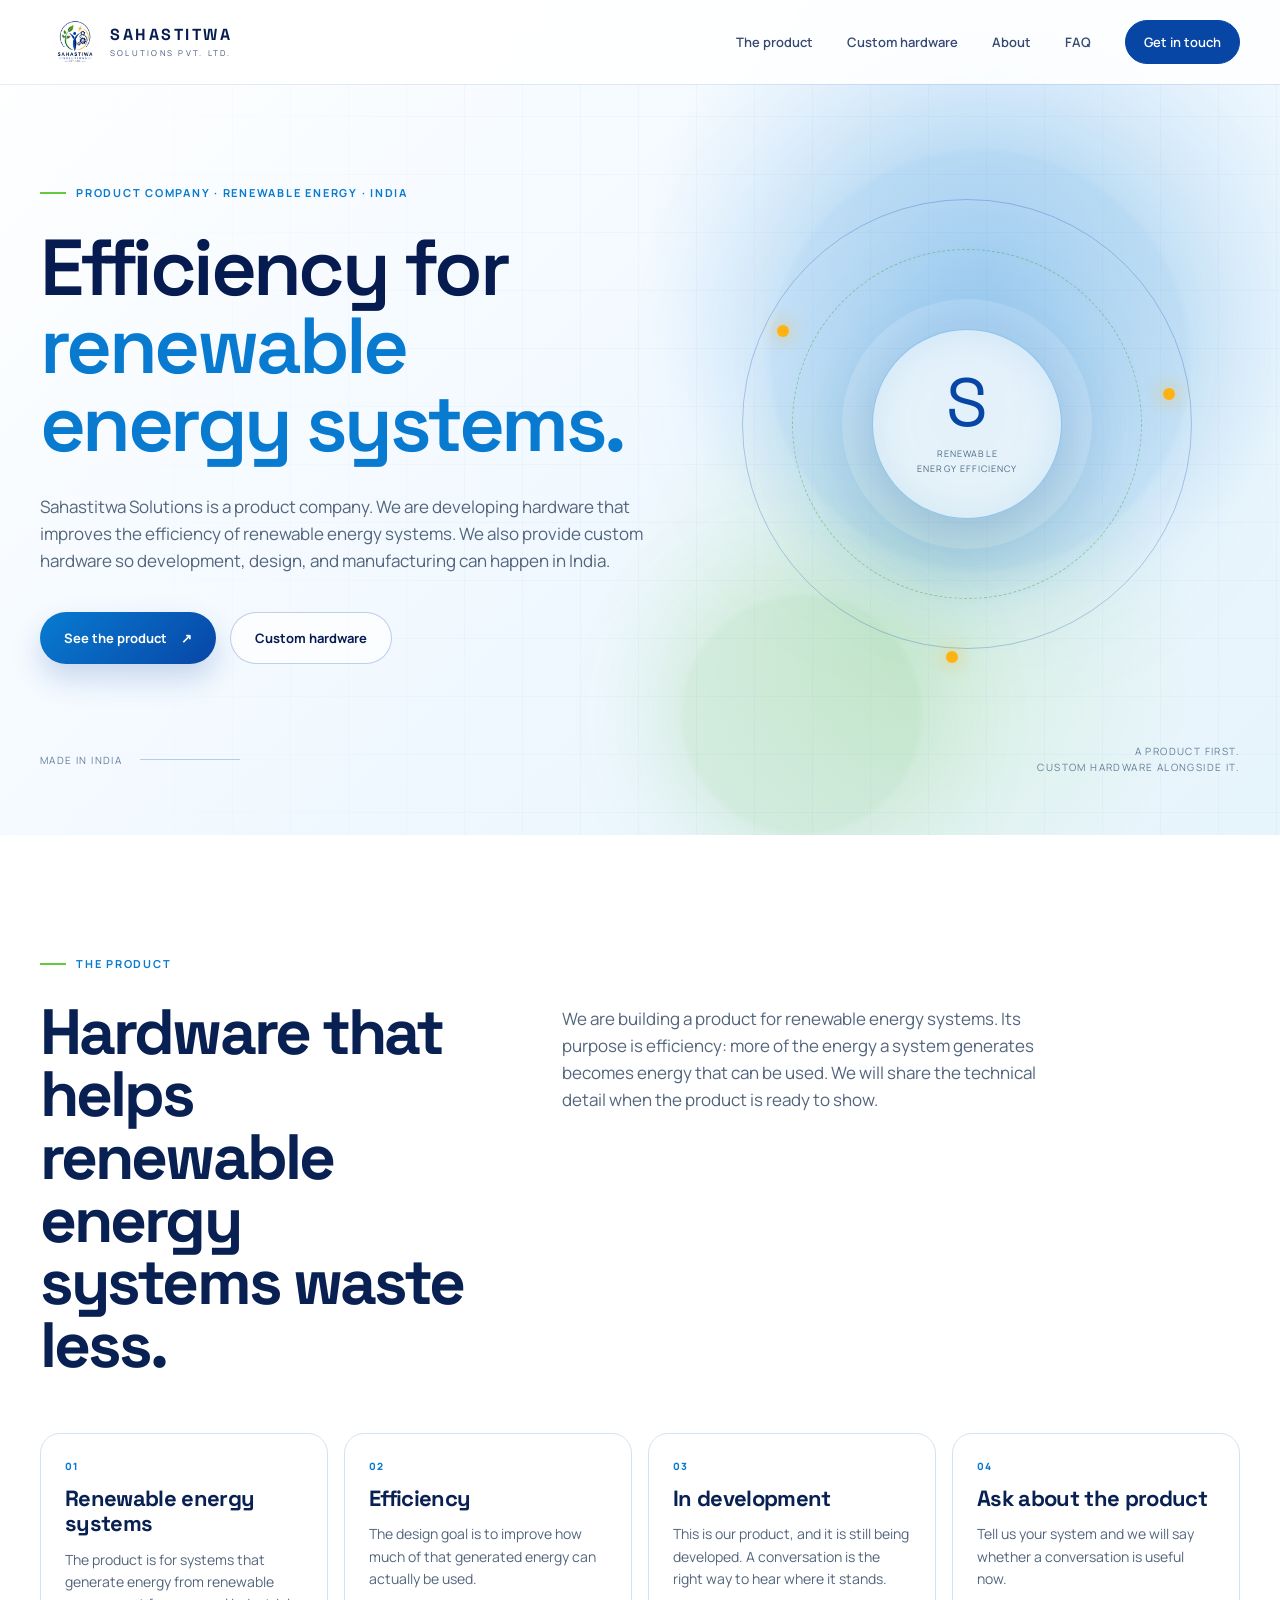
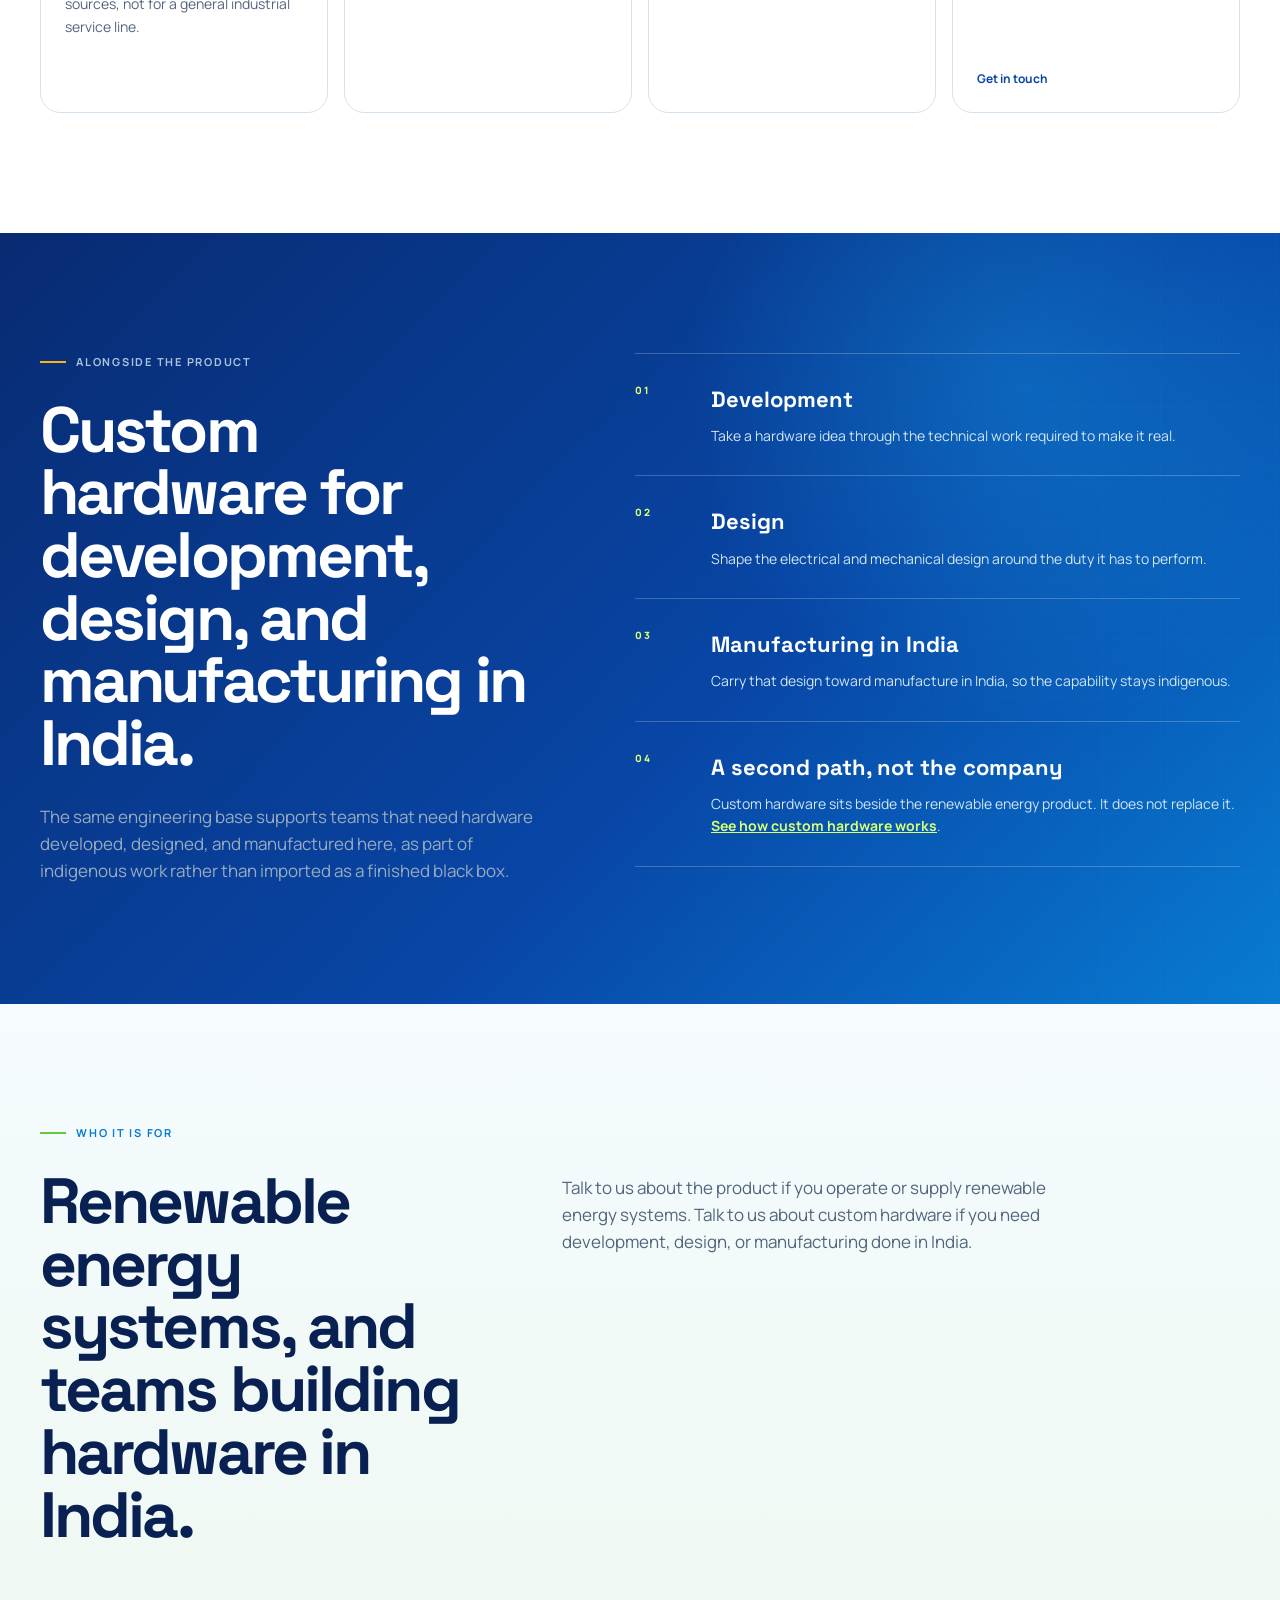
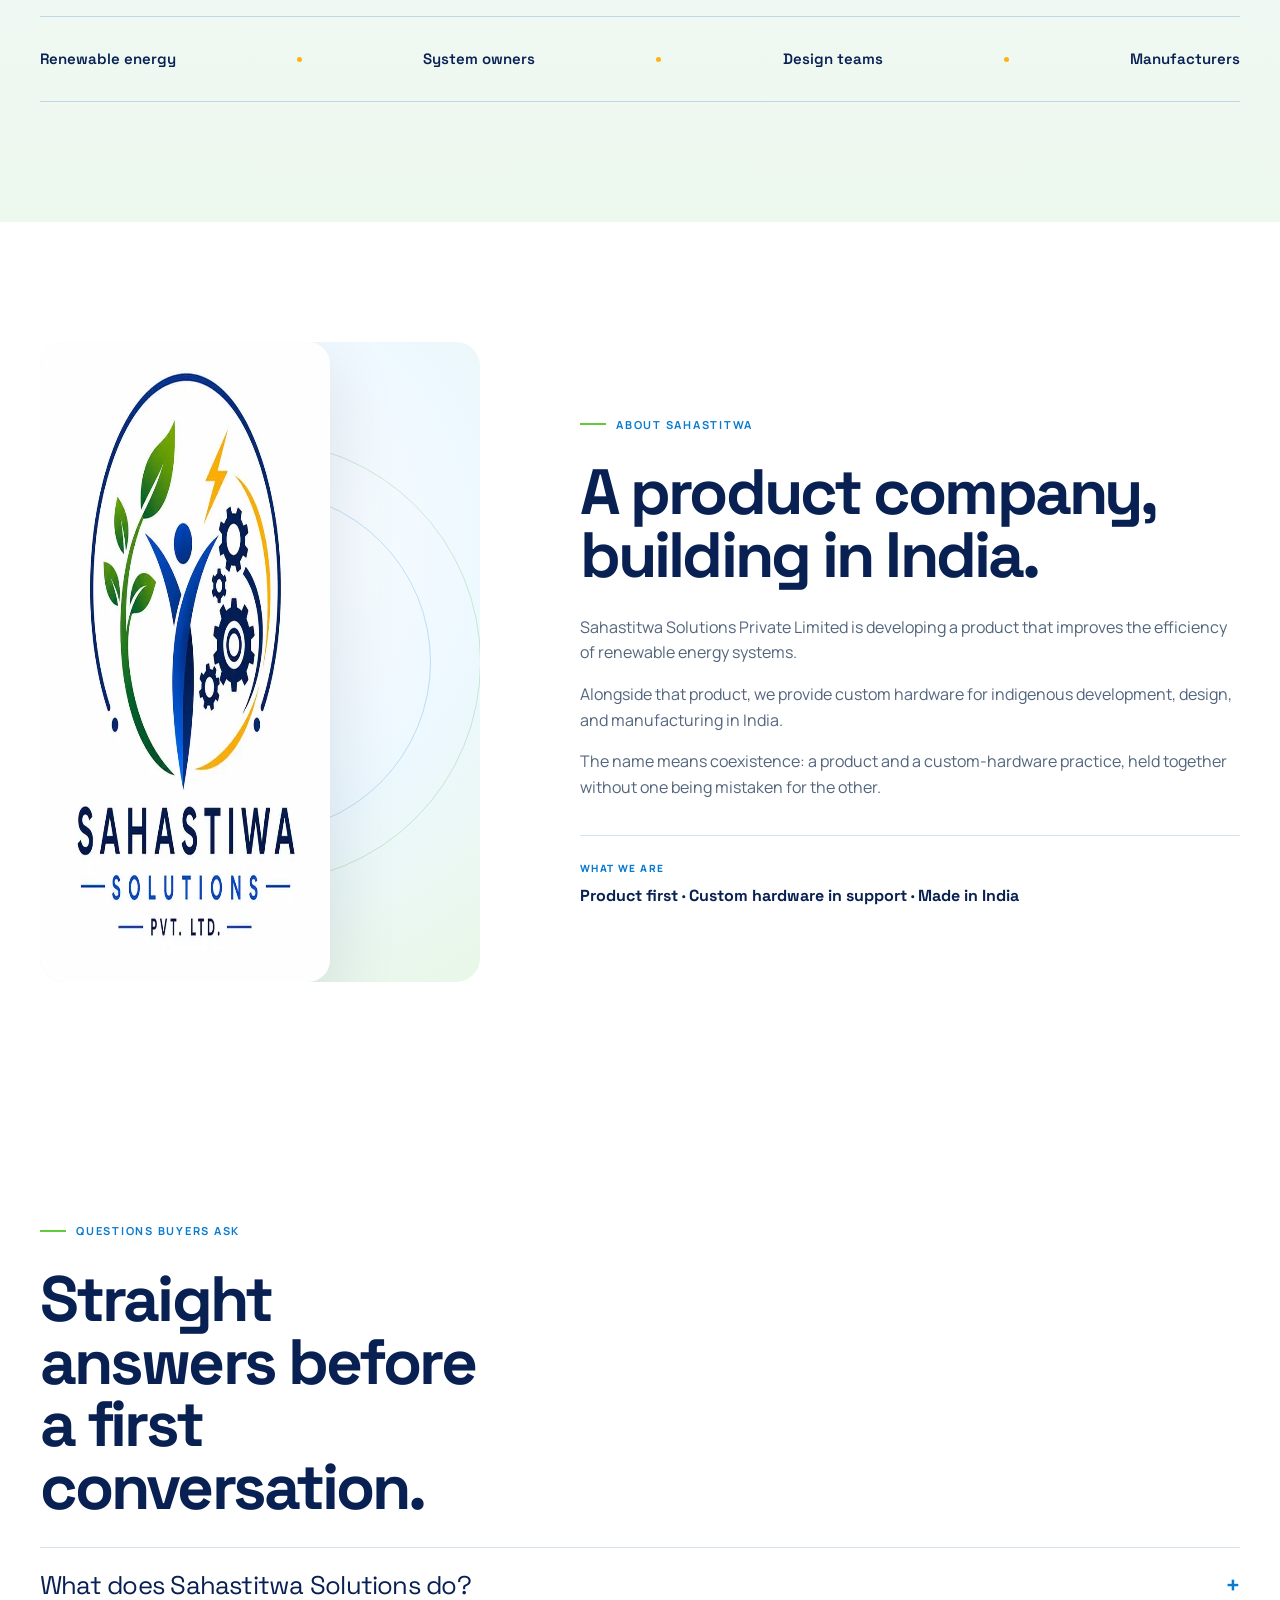
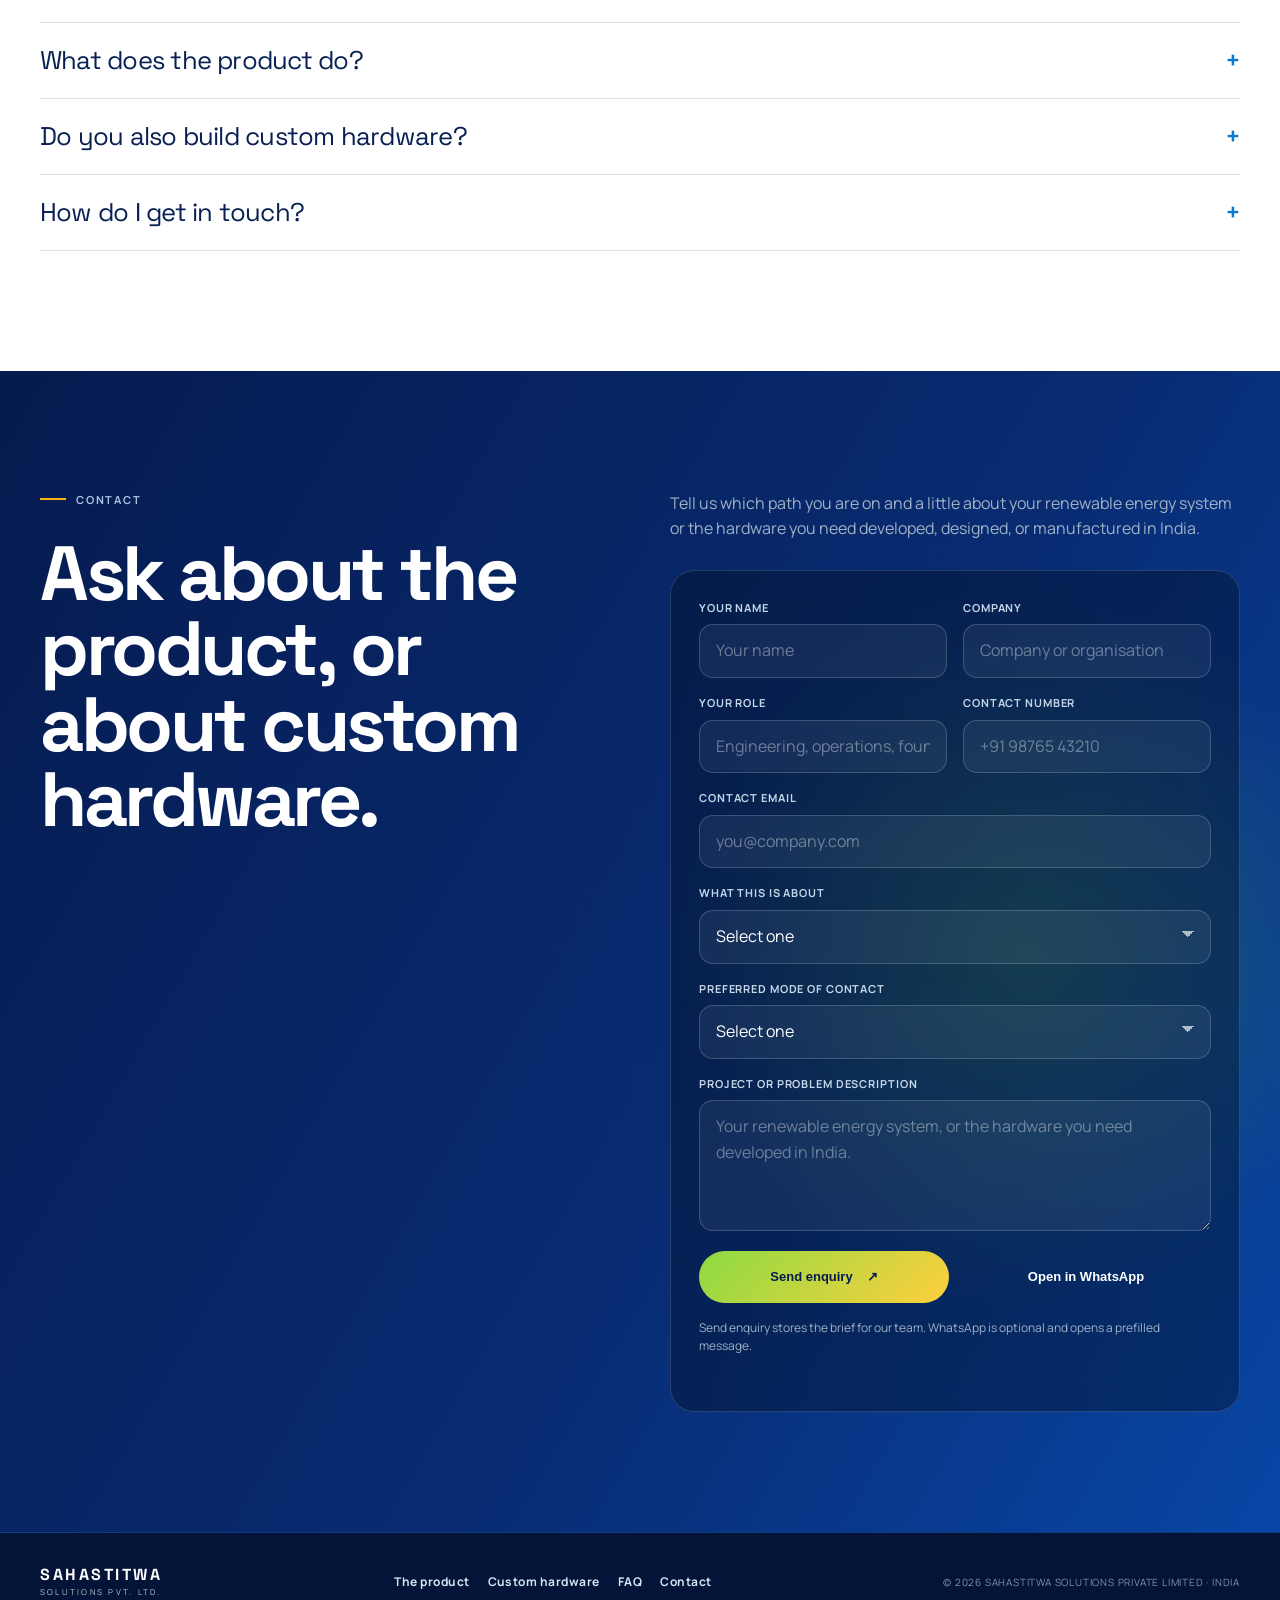
<file: index.html>
<!doctype html>
<html lang="en">
<head>
  <meta charset="utf-8">
  <script>document.documentElement.classList.add("js")</script>
  <meta name="viewport" content="width=device-width, initial-scale=1">
  <title>Renewable Energy Efficiency Product | Sahastitwa Solutions</title>
  <meta name="description" content="Sahastitwa Solutions is a product company developing hardware that improves the efficiency of renewable energy systems. We also provide custom hardware for indigenous development, design, and manufacturing in India.">
  <link rel="canonical" href="https://sahastitwa.in/">
  <meta name="robots" content="index, follow">
  <meta name="theme-color" content="#0846a6">
  <meta property="og:type" content="website">
  <meta property="og:site_name" content="Sahastitwa Solutions">
  <meta property="og:url" content="https://sahastitwa.in/">
  <meta property="og:title" content="Renewable Energy Efficiency Product | Sahastitwa Solutions">
  <meta property="og:description" content="A product company improving the efficiency of renewable energy systems, with custom hardware for indigenous design and manufacturing in India.">
  <meta property="og:image" content="https://sahastitwa.in/assets/sahastitwa-logo.webp">
  <meta name="twitter:card" content="summary">
  <link rel="icon" href="assets/favicon.png" type="image/png">
  <link rel="preconnect" href="https://fonts.googleapis.com">
  <link rel="preconnect" href="https://fonts.gstatic.com" crossorigin>
  <link href="https://fonts.googleapis.com/css2?family=Manrope:wght@400;600&family=Space+Grotesk:wght@500;600&display=swap" rel="stylesheet">
  <link rel="stylesheet" href="styles.css">
  <script type="application/ld+json">
  {
    "@context": "https://schema.org",
    "@graph": [
      {
        "@type": "Organization",
        "@id": "https://sahastitwa.in/#organization",
        "name": "Sahastitwa Solutions Private Limited",
        "url": "https://sahastitwa.in/",
        "logo": "https://sahastitwa.in/assets/sahastitwa-logo.webp",
        "description": "Product company developing hardware that improves the efficiency of renewable energy systems, and providing custom hardware for indigenous development, design, and manufacturing in India.",
        "areaServed": "IN",
        "knowsAbout": ["Renewable energy efficiency", "Renewable energy systems", "Indigenous hardware", "Custom hardware design", "Manufacturing in India"]
      },
      {
        "@type": "FAQPage",
        "@id": "https://sahastitwa.in/#faq",
        "mainEntity": [
          {
            "@type": "Question",
            "name": "What does Sahastitwa Solutions do?",
            "acceptedAnswer": {
              "@type": "Answer",
              "text": "Sahastitwa Solutions Private Limited is a product company. Its product is hardware that improves the efficiency of renewable energy systems. It also provides custom hardware for indigenous development, design, and manufacturing in India."
            }
          },
          {
            "@type": "Question",
            "name": "What does the product do?",
            "acceptedAnswer": {
              "@type": "Answer",
              "text": "The product is being developed to improve the efficiency of renewable energy systems, so more of the energy those systems generate can be used. Further technical detail will be shared as the product is ready."
            }
          },
          {
            "@type": "Question",
            "name": "Do you also build custom hardware?",
            "acceptedAnswer": {
              "@type": "Answer",
              "text": "Yes. Alongside the product, Sahastitwa provides custom hardware to support indigenous development, design, and manufacturing in India."
            }
          },
          {
            "@type": "Question",
            "name": "How do I get in touch?",
            "acceptedAnswer": {
              "@type": "Answer",
              "text": "Send your name, company, role, and whether you are asking about the renewable energy product or custom hardware. You can ask to be contacted by email, phone, or WhatsApp."
            }
          }
        ]
      }
    ]
  }
  </script>
</head>
<body>
  <a class="skip-link" href="#main">Skip to content</a>

  <header class="site-header" data-header>
    <a class="brand" href="#top" aria-label="Sahastitwa Solutions home">
      <picture>
        <source srcset="assets/sahastitwa-logo.webp" type="image/webp">
        <img src="assets/sahastitwa-logo.png" width="46" height="46" alt="Sahastitwa Solutions logo">
      </picture>
      <span><strong>Sahastitwa</strong><small>Solutions Pvt. Ltd.</small></span>
    </a>
    <button class="menu-button" type="button" aria-expanded="false" aria-controls="site-nav" data-menu-button>
      <span></span><span></span><span></span><span class="sr-only">Open navigation</span>
    </button>
    <nav id="site-nav" class="site-nav" aria-label="Primary navigation" data-nav>
      <a href="#product">The product</a>
      <a href="#custom">Custom hardware</a>
      <a href="#about">About</a>
      <a href="#faq">FAQ</a>
      <a class="nav-cta" href="#contact">Get in touch</a>
    </nav>
  </header>

  <main id="main">
    <section class="hero" id="top">
      <div class="hero-grid" aria-hidden="true"></div>
      <div class="hero-glow hero-glow-blue" aria-hidden="true"></div>
      <div class="hero-glow hero-glow-green" aria-hidden="true"></div>

      <div class="container hero-layout">
        <div class="hero-copy">
          <p class="eyebrow"><span></span> Product company · Renewable energy · India</p>
          <h1>Efficiency for<br><em>renewable energy systems.</em></h1>
          <p class="hero-intro">Sahastitwa Solutions is a product company. We are developing hardware that improves the efficiency of renewable energy systems. We also provide custom hardware so development, design, and manufacturing can happen in India.</p>
          <div class="hero-actions">
            <a class="button button-primary" href="#product">See the product <span aria-hidden="true">↗</span></a>
            <a class="button button-ghost" href="#custom">Custom hardware</a>
          </div>
        </div>

        <div class="future-visual" aria-label="Sahastitwa product for renewable energy system efficiency">
          <div class="future-ring ring-a"></div>
          <div class="future-ring ring-b"></div>
          <div class="future-ring ring-c"></div>
          <div class="future-core">
            <span>S</span>
            <small>Renewable<br>energy efficiency</small>
          </div>
          <div class="future-dot dot-a"></div>
          <div class="future-dot dot-b"></div>
          <div class="future-dot dot-c"></div>
        </div>
      </div>

      <div class="hero-footer container">
        <span>Made in India</span>
        <div class="scroll-line"></div>
        <p>A product first.<br>Custom hardware alongside it.</p>
      </div>
    </section>

    <section class="problem section" id="product">
      <div class="container">
        <div class="section-heading">
          <p class="eyebrow dark"><span></span> The product</p>
          <h2>Hardware that helps renewable energy systems waste less.</h2>
          <p class="answer">We are building a product for renewable energy systems. Its purpose is efficiency: more of the energy a system generates becomes energy that can be used. We will share the technical detail when the product is ready to show.</p>
        </div>
        <div class="offer-grid">
          <article class="offer-card">
            <span>01</span>
            <h3>Renewable energy systems</h3>
            <p>The product is for systems that generate energy from renewable sources, not for a general industrial service line.</p>
          </article>
          <article class="offer-card">
            <span>02</span>
            <h3>Efficiency</h3>
            <p>The design goal is to improve how much of that generated energy can actually be used.</p>
          </article>
          <article class="offer-card">
            <span>03</span>
            <h3>In development</h3>
            <p>This is our product, and it is still being developed. A conversation is the right way to hear where it stands.</p>
          </article>
          <a class="offer-card" href="#contact">
            <span>04</span>
            <h3>Ask about the product</h3>
            <p>Tell us your system and we will say whether a conversation is useful now.</p>
            <strong>Get in touch</strong>
          </a>
        </div>
      </div>
    </section>

    <section class="vision-section section" id="custom">
      <div class="vision-grid" aria-hidden="true"></div>
      <div class="container vision-layout">
        <div class="section-heading light">
          <p class="eyebrow"><span></span> Alongside the product</p>
          <h2>Custom hardware for development, design, and manufacturing in India.</h2>
          <p>The same engineering base supports teams that need hardware developed, designed, and manufactured here, as part of indigenous work rather than imported as a finished black box.</p>
        </div>
        <div class="outcome-list">
          <article class="outcome"><span>01</span><div><h3>Development</h3><p>Take a hardware idea through the technical work required to make it real.</p></div></article>
          <article class="outcome"><span>02</span><div><h3>Design</h3><p>Shape the electrical and mechanical design around the duty it has to perform.</p></div></article>
          <article class="outcome"><span>03</span><div><h3>Manufacturing in India</h3><p>Carry that design toward manufacture in India, so the capability stays indigenous.</p></div></article>
          <article class="outcome"><span>04</span><div><h3>A second path, not the company</h3><p>Custom hardware sits beside the renewable energy product. It does not replace it. <a href="custom-solutions.html">See how custom hardware works</a>.</p></div></article>
        </div>
      </div>
    </section>

    <section class="audience-section section" id="audience">
      <div class="container">
        <div class="section-heading">
          <p class="eyebrow dark"><span></span> Who it is for</p>
          <h2>Renewable energy systems, and teams building hardware in India.</h2>
          <p class="answer">Talk to us about the product if you operate or supply renewable energy systems. Talk to us about custom hardware if you need development, design, or manufacturing done in India.</p>
        </div>
        <div class="audience-line">
          <span>Renewable energy</span><i></i><span>System owners</span><i></i><span>Design teams</span><i></i><span>Manufacturers</span>
        </div>
      </div>
    </section>

    <section class="about section" id="about">
      <div class="container about-layout">
        <div class="about-mark">
          <picture>
            <source srcset="assets/sahastitwa-logo.webp" type="image/webp">
            <img src="assets/sahastitwa-logo.png" width="640" height="640" alt="Sahastitwa Solutions mark">
          </picture>
        </div>
        <div class="about-copy">
          <p class="eyebrow dark"><span></span> About Sahastitwa</p>
          <h2>A product company, building in India.</h2>
          <p>Sahastitwa Solutions Private Limited is developing a product that improves the efficiency of renewable energy systems.</p>
          <p>Alongside that product, we provide custom hardware for indigenous development, design, and manufacturing in India.</p>
          <p>The name means coexistence: a product and a custom-hardware practice, held together without one being mistaken for the other.</p>
          <div class="founders"><span>What we are</span><strong>Product first · Custom hardware in support · Made in India</strong></div>
        </div>
      </div>
    </section>

    <section class="faq-section section" id="faq">
      <div class="container">
        <div class="section-heading">
          <p class="eyebrow dark"><span></span> Questions buyers ask</p>
          <h2>Straight answers before a first conversation.</h2>
        </div>
        <div class="faq-list">
          <details>
            <summary>What does Sahastitwa Solutions do?</summary>
            <p>We are a product company. The product is hardware that improves the efficiency of renewable energy systems. We also provide custom hardware for indigenous development, design, and manufacturing in India.</p>
          </details>
          <details>
            <summary>What does the product do?</summary>
            <p>It is being developed so renewable energy systems can use more of the energy they generate. We are not publishing the internal design yet. Ask us directly if you want to know where the work stands.</p>
          </details>
          <details>
            <summary>Do you also build custom hardware?</summary>
            <p>Yes. That work supports development, design, and manufacturing in India. It sits beside the product. The custom hardware page describes how that engagement runs.</p>
          </details>
          <details>
            <summary>How do I get in touch?</summary>
            <p>Use the form on this page. Say whether you are asking about the renewable energy product or about custom hardware. Choose email, phone, or WhatsApp.</p>
          </details>
        </div>
      </div>
    </section>

    <section class="contact section" id="contact">
      <div class="contact-grid" aria-hidden="true"></div>
      <div class="container contact-layout">
        <div>
          <p class="eyebrow"><span></span> Contact</p>
          <h2>Ask about the product, or about custom hardware.</h2>
        </div>
        <div class="contact-action">
          <p>Tell us which path you are on and a little about your renewable energy system or the hardware you need developed, designed, or manufactured in India.</p>
          <form class="contact-form" name="project-enquiry" method="POST" action="/" data-netlify="true" netlify-honeypot="bot-field" data-contact-form="Homepage enquiry" novalidate>
            <input type="hidden" name="form-name" value="project-enquiry">
            <p class="hp-field" hidden><label>Leave this empty <input name="bot-field" tabindex="-1" autocomplete="off"></label></p>
            <div class="form-row">
              <label class="form-field">
                <span>Your name</span>
                <input type="text" name="name" autocomplete="name" required placeholder="Your name">
              </label>
              <label class="form-field">
                <span>Company</span>
                <input type="text" name="company" autocomplete="organization" required placeholder="Company or organisation">
              </label>
            </div>
            <div class="form-row">
              <label class="form-field">
                <span>Your role</span>
                <input type="text" name="role" autocomplete="organization-title" required placeholder="Engineering, operations, founder">
              </label>
              <label class="form-field">
                <span>Contact number</span>
                <input type="tel" name="phone" autocomplete="tel" required placeholder="+91 98765 43210">
              </label>
            </div>
            <label class="form-field">
              <span>Contact email</span>
              <input type="email" name="email" autocomplete="email" required placeholder="you@company.com">
            </label>
            <label class="form-field">
              <span>What this is about</span>
              <select name="interest" required>
                <option value="" disabled selected>Select one</option>
                <option value="The renewable energy efficiency product">The renewable energy efficiency product</option>
                <option value="Custom hardware for development, design, or manufacturing">Custom hardware for development, design, or manufacturing</option>
              </select>
            </label>
            <label class="form-field">
              <span>Preferred mode of contact</span>
              <select name="contact_mode" required>
                <option value="" disabled selected>Select one</option>
                <option value="Email">Email</option>
                <option value="Phone call">Phone call</option>
                <option value="WhatsApp">WhatsApp</option>
              </select>
            </label>
            <label class="form-field">
              <span>Project or problem description</span>
              <textarea name="project_description" rows="4" required placeholder="Your renewable energy system, or the hardware you need developed in India."></textarea>
            </label>
            <div class="form-actions">
              <button class="button button-primary" type="submit">Send enquiry <span aria-hidden="true">↗</span></button>
              <button class="button button-quiet" type="button" data-whatsapp>Open in WhatsApp</button>
            </div>
            <p class="form-note">Send enquiry stores the brief for our team. WhatsApp is optional and opens a prefilled message.</p>
            <p class="form-status" data-form-status hidden></p>
          </form>
        </div>
      </div>
    </section>
  </main>

  <footer class="site-footer">
    <div class="container">
      <a class="brand footer-brand" href="#top"><span><strong>Sahastitwa</strong><small>Solutions Pvt. Ltd.</small></span></a>
      <nav class="footer-links" aria-label="Footer">
        <a href="#product">The product</a>
        <a href="custom-solutions.html">Custom hardware</a>
        <a href="#faq">FAQ</a>
        <a href="#contact">Contact</a>
      </nav>
      <p>© <span data-year></span> Sahastitwa Solutions Private Limited · India</p>
    </div>
  </footer>

  <script src="script.js"></script>
</body>
</html>
</file>
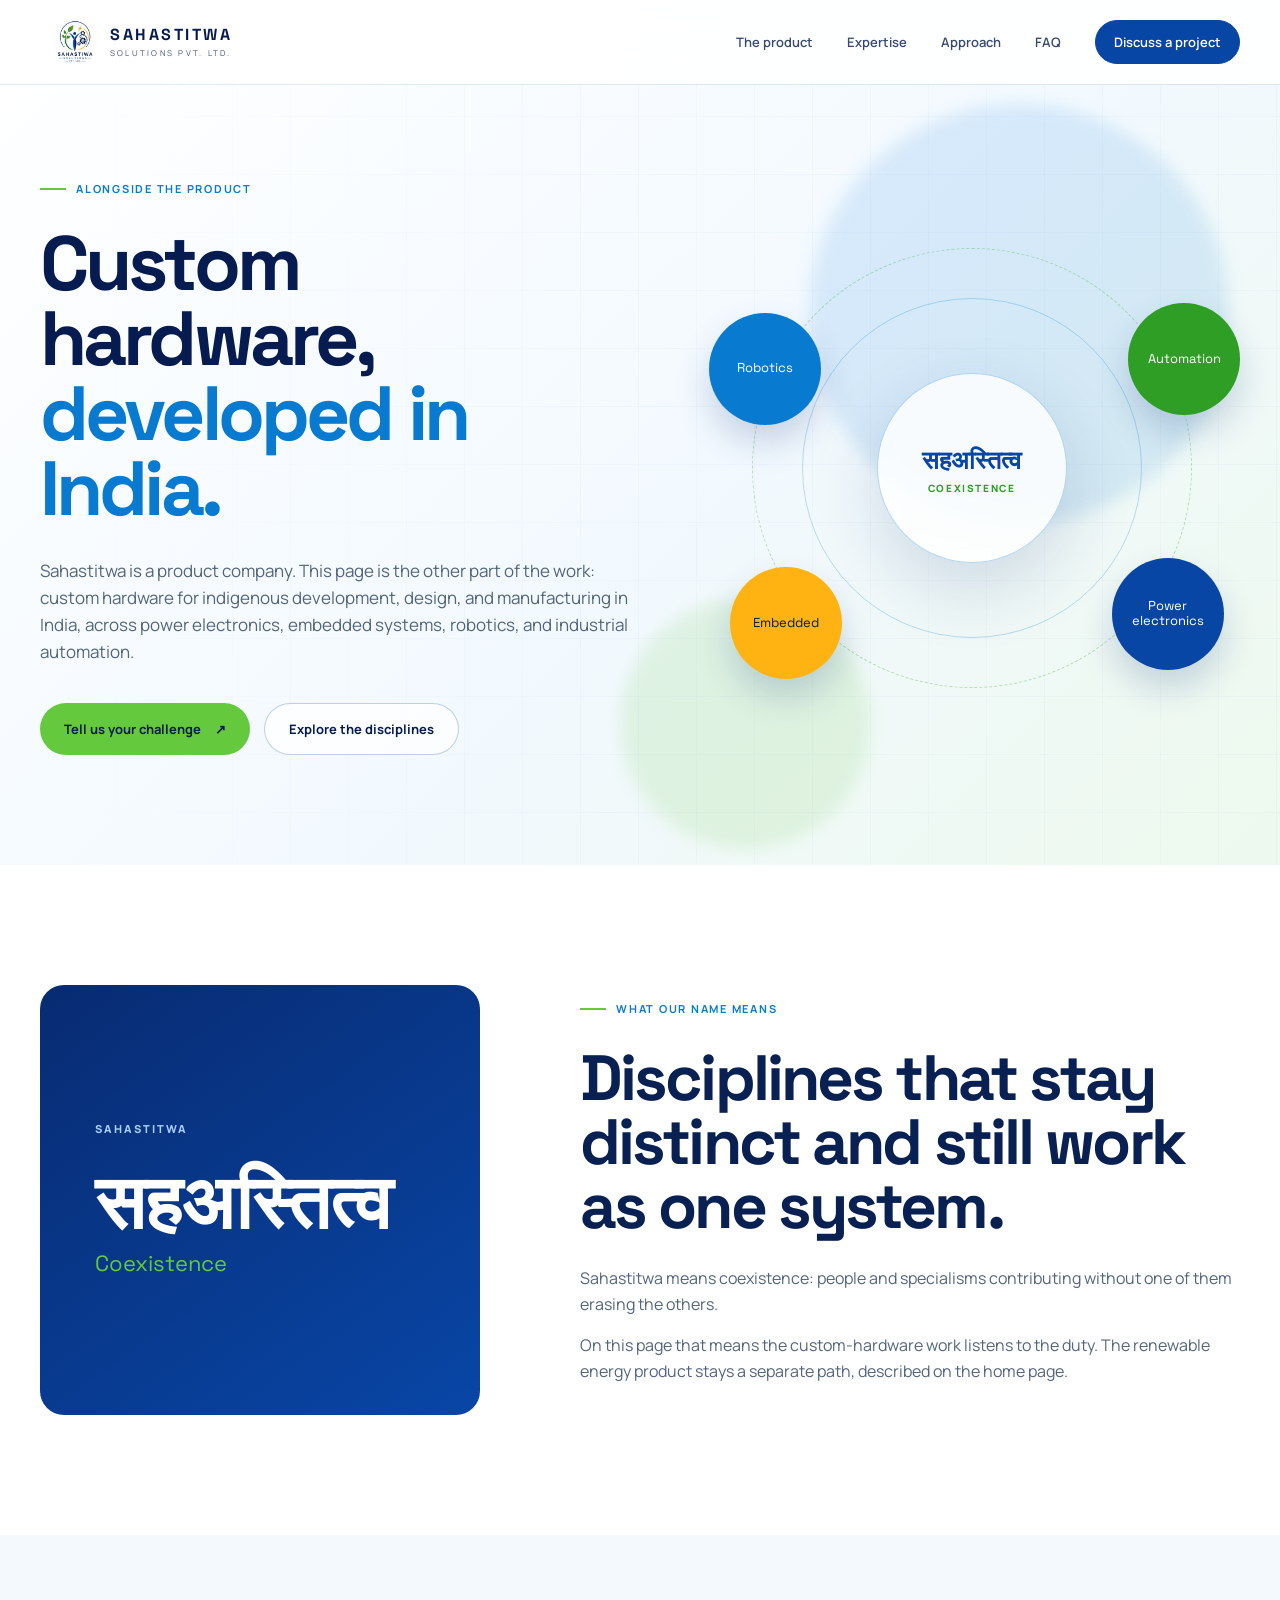
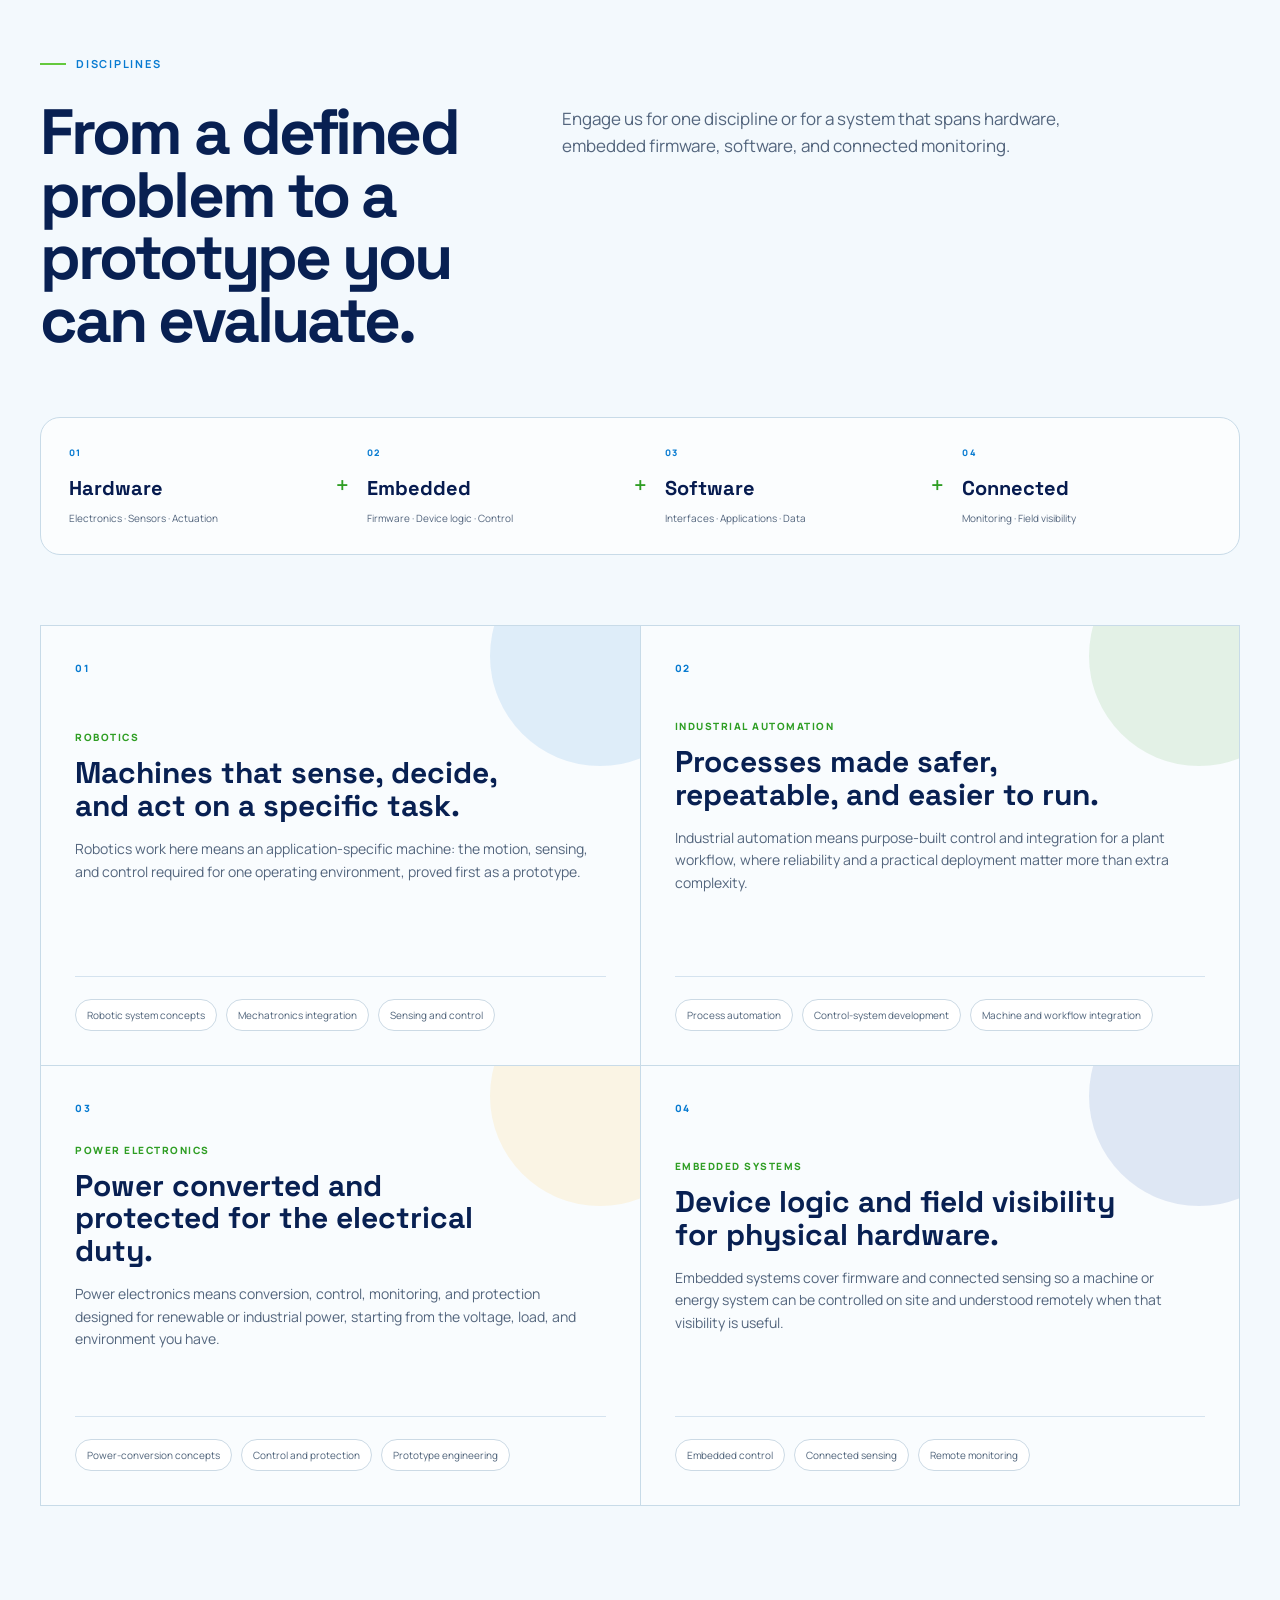
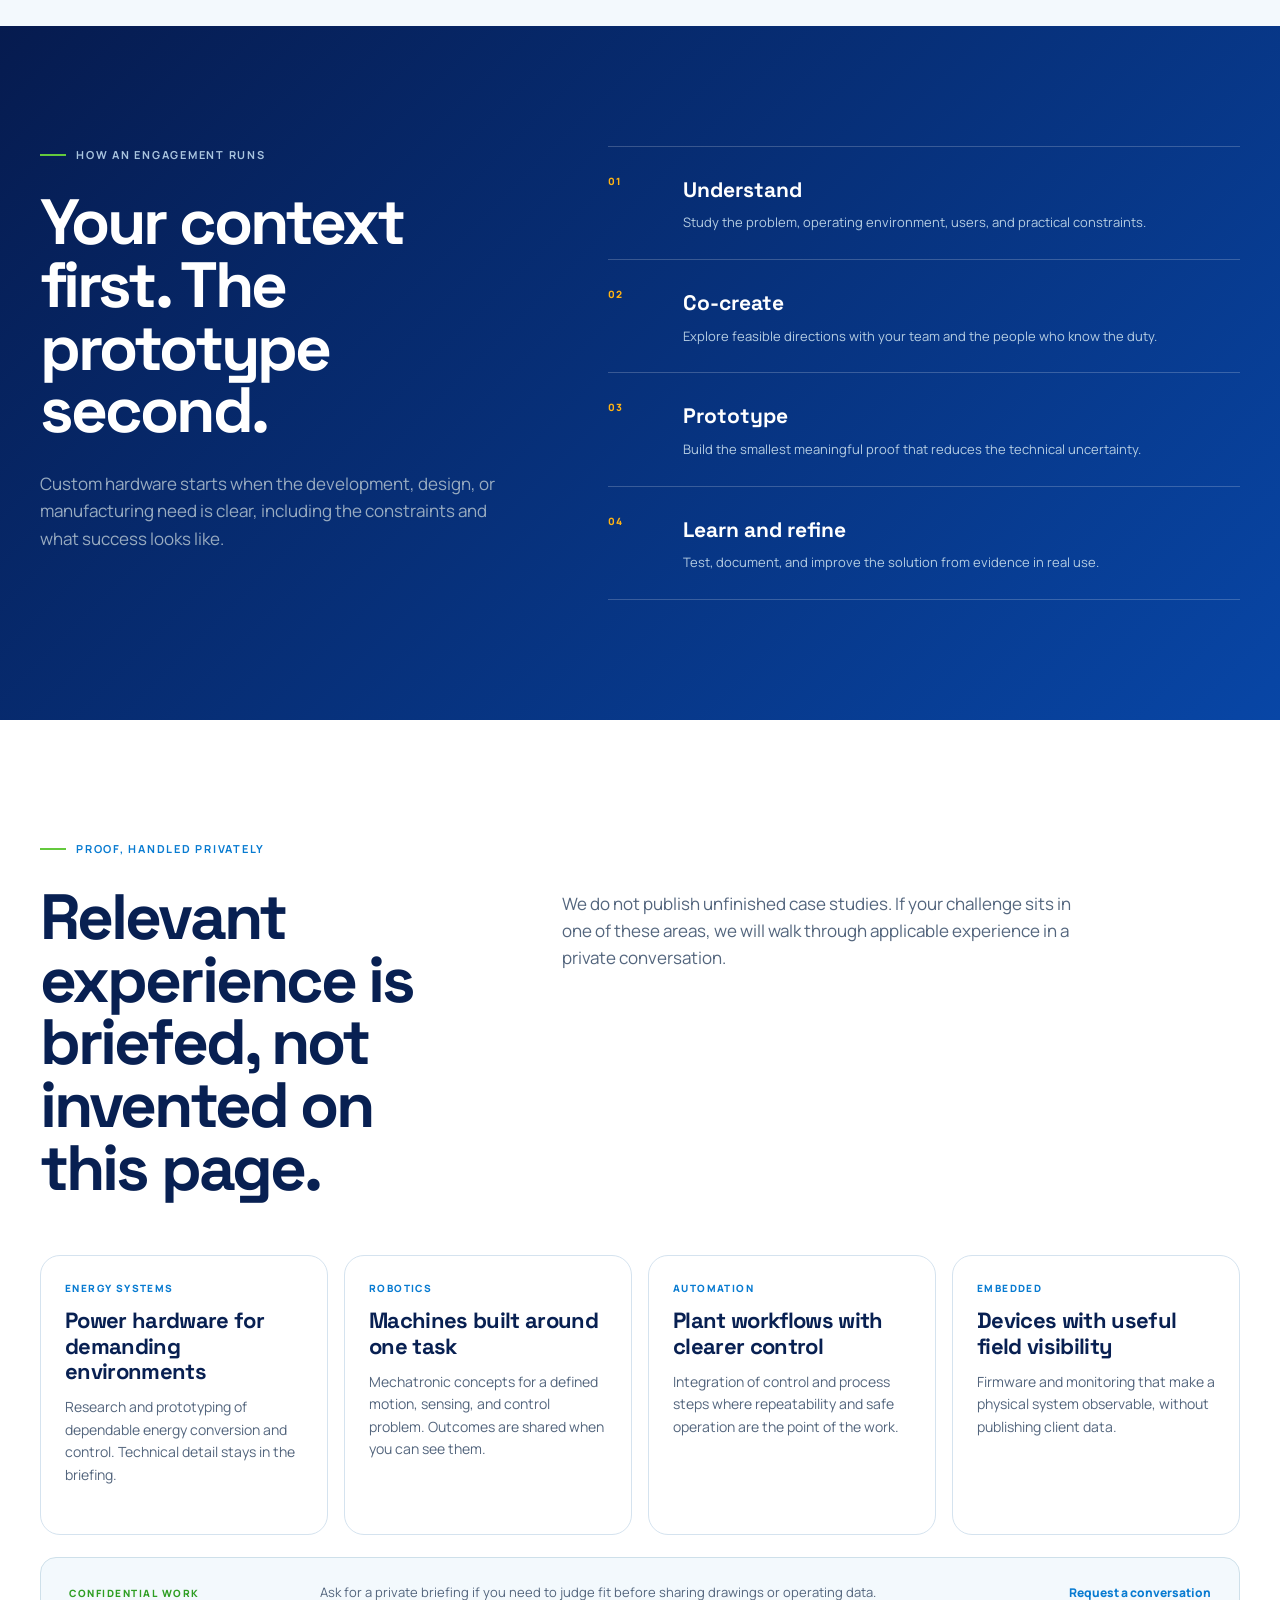
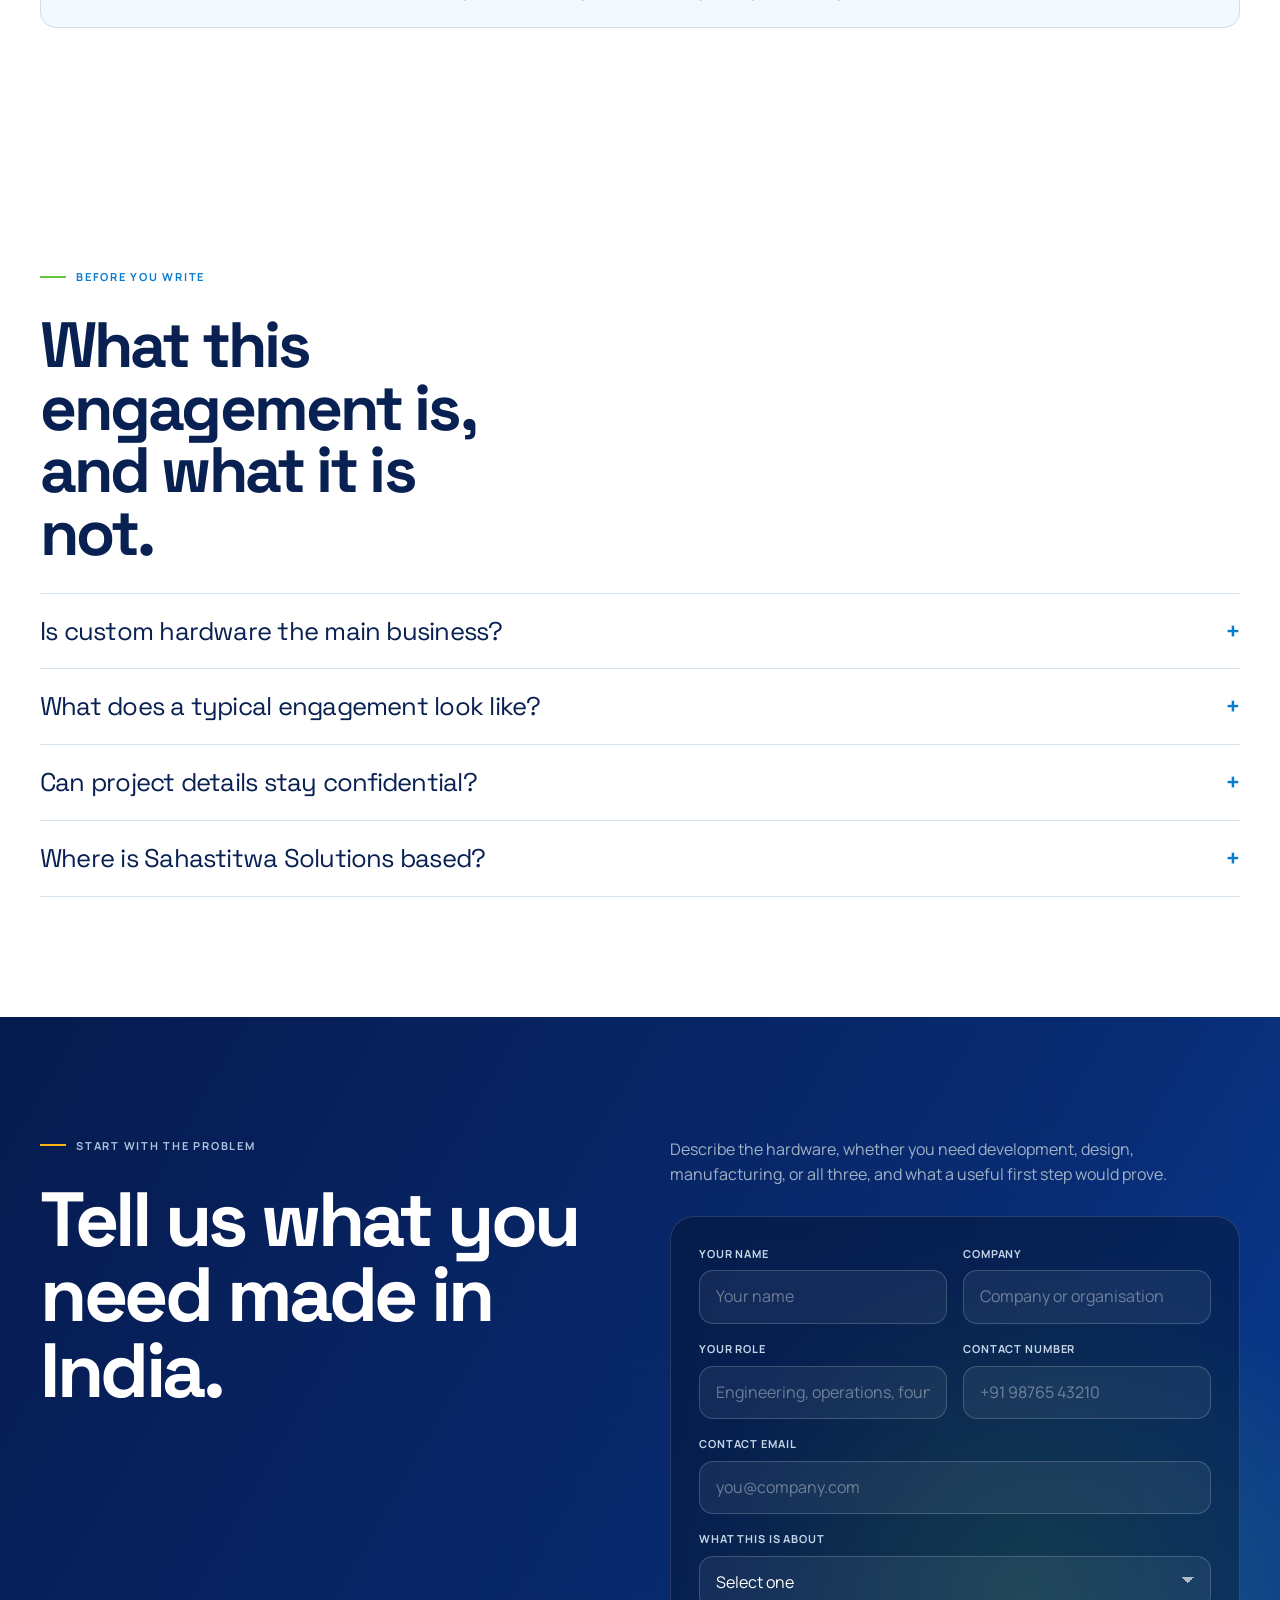
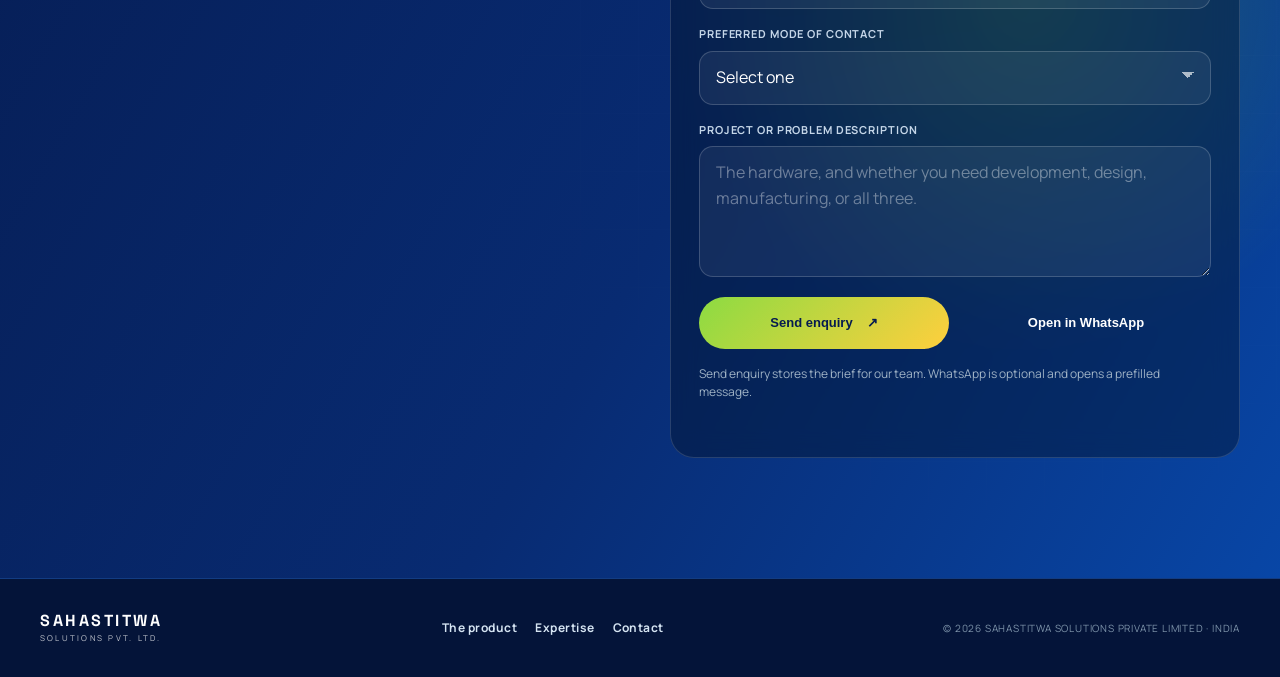
<file: custom-solutions.html>
<!doctype html>
<html lang="en">
<head>
  <meta charset="utf-8">
  <script>document.documentElement.classList.add("js")</script>
  <meta name="viewport" content="width=device-width, initial-scale=1">
  <title>Custom Hardware for Design and Manufacturing in India | Sahastitwa</title>
  <meta name="description" content="Alongside its renewable energy efficiency product, Sahastitwa Solutions provides custom hardware for indigenous development, design, and manufacturing in India.">
  <link rel="canonical" href="https://sahastitwa.in/custom-solutions.html">
  <meta name="robots" content="index, follow">
  <meta name="theme-color" content="#0846a6">
  <meta property="og:type" content="website">
  <meta property="og:site_name" content="Sahastitwa Solutions">
  <meta property="og:url" content="https://sahastitwa.in/custom-solutions.html">
  <meta property="og:title" content="Custom Hardware for Design and Manufacturing in India | Sahastitwa">
  <meta property="og:description" content="Custom hardware for indigenous development, design, and manufacturing in India, alongside Sahastitwa’s renewable energy product.">
  <meta property="og:image" content="https://sahastitwa.in/assets/sahastitwa-logo.webp">
  <meta name="twitter:card" content="summary">
  <link rel="icon" href="assets/favicon.png" type="image/png">
  <link rel="preconnect" href="https://fonts.googleapis.com">
  <link rel="preconnect" href="https://fonts.gstatic.com" crossorigin>
  <link href="https://fonts.googleapis.com/css2?family=Manrope:wght@400;600&family=Space+Grotesk:wght@500;600&display=swap" rel="stylesheet">
  <link rel="stylesheet" href="styles.css">
  <script type="application/ld+json">
  {
    "@context": "https://schema.org",
    "@graph": [
      {
        "@type": "Service",
        "@id": "https://sahastitwa.in/custom-solutions.html#service",
        "name": "Custom hardware for indigenous development, design, and manufacturing",
        "serviceType": "Custom hardware development, design, and manufacturing in India",
        "provider": {
          "@type": "Organization",
          "name": "Sahastitwa Solutions Private Limited",
          "url": "https://sahastitwa.in/"
        },
        "areaServed": "IN",
        "description": "Custom hardware that supports indigenous development, design, and manufacturing in India. This sits alongside Sahastitwa’s product for renewable energy system efficiency.",
        "url": "https://sahastitwa.in/custom-solutions.html"
      },
      {
        "@type": "FAQPage",
        "@id": "https://sahastitwa.in/custom-solutions.html#faq",
        "mainEntity": [
          {
            "@type": "Question",
            "name": "Is custom hardware the main business?",
            "acceptedAnswer": {
              "@type": "Answer",
              "text": "No. Sahastitwa Solutions is a product company developing hardware that improves the efficiency of renewable energy systems. Custom hardware is an additional practice for indigenous development, design, and manufacturing in India."
            }
          },
          {
            "@type": "Question",
            "name": "What does a typical engagement look like?",
            "acceptedAnswer": {
              "@type": "Answer",
              "text": "We study the problem and constraints, explore feasible directions with your team, build the smallest meaningful prototype, then test and refine it from real use."
            }
          },
          {
            "@type": "Question",
            "name": "Can project details stay confidential?",
            "acceptedAnswer": {
              "@type": "Answer",
              "text": "Yes. We do not publish unfinished case studies. Relevant experience is discussed privately when confidentiality allows."
            }
          },
          {
            "@type": "Question",
            "name": "Where is Sahastitwa Solutions based?",
            "acceptedAnswer": {
              "@type": "Answer",
              "text": "Sahastitwa Solutions Private Limited is a product company in India. It develops a renewable energy efficiency product and provides custom hardware for indigenous development, design, and manufacturing."
            }
          }
        ]
      }
    ]
  }
  </script>
</head>
<body class="solutions-page">
  <a class="skip-link" href="#main">Skip to content</a>

  <header class="site-header scrolled" data-header>
    <a class="brand" href="index.html" aria-label="Sahastitwa Solutions home">
      <picture>
        <source srcset="assets/sahastitwa-logo.webp" type="image/webp">
        <img src="assets/sahastitwa-logo.png" width="46" height="46" alt="Sahastitwa Solutions logo">
      </picture>
      <span><strong>Sahastitwa</strong><small>Solutions Pvt. Ltd.</small></span>
    </a>
    <button class="menu-button" type="button" aria-expanded="false" aria-controls="site-nav" data-menu-button>
      <span></span><span></span><span></span><span class="sr-only">Open navigation</span>
    </button>
    <nav id="site-nav" class="site-nav" aria-label="Primary navigation" data-nav>
      <a href="index.html#product">The product</a>
      <a href="#expertise">Expertise</a>
      <a href="#approach">Approach</a>
      <a href="#faq">FAQ</a>
      <a class="nav-cta" href="#contact">Discuss a project</a>
    </nav>
  </header>

  <main id="main">
    <section class="solutions-hero">
      <div class="solutions-grid" aria-hidden="true"></div>
      <div class="solutions-glow glow-blue" aria-hidden="true"></div>
      <div class="solutions-glow glow-green" aria-hidden="true"></div>
      <div class="container solutions-hero-layout">
        <div>
          <p class="eyebrow dark"><span></span> Alongside the product</p>
          <h1>Custom hardware,<br><em>developed in India.</em></h1>
          <p class="solutions-intro">Sahastitwa is a product company. This page is the other part of the work: custom hardware for indigenous development, design, and manufacturing in India, across power electronics, embedded systems, robotics, and industrial automation.</p>
          <div class="hero-actions">
            <a class="button button-primary" href="#contact">Tell us your challenge <span aria-hidden="true">↗</span></a>
            <a class="button solutions-outline" href="#expertise">Explore the disciplines</a>
          </div>
        </div>
        <div class="coexistence-mark" aria-label="Four areas of technical expertise working together">
          <div class="coexistence-center"><strong>सहअस्तित्व</strong><span>Coexistence</span></div>
          <div class="discipline discipline-one">Robotics</div>
          <div class="discipline discipline-two">Automation</div>
          <div class="discipline discipline-three">Power<br>electronics</div>
          <div class="discipline discipline-four">Embedded</div>
          <div class="coexistence-ring ring-one"></div>
          <div class="coexistence-ring ring-two"></div>
        </div>
      </div>
    </section>

    <section class="meaning-section section">
      <div class="container meaning-layout">
        <div class="meaning-word">
          <span>Sahastitwa</span>
          <strong>सहअस्तित्व</strong>
          <small>Coexistence</small>
        </div>
        <div class="meaning-copy">
          <p class="eyebrow dark"><span></span> What our name means</p>
          <h2>Disciplines that stay distinct and still work as one system.</h2>
          <p>Sahastitwa means coexistence: people and specialisms contributing without one of them erasing the others.</p>
          <p>On this page that means the custom-hardware work listens to the duty. The renewable energy product stays a separate path, described on the home page.</p>
        </div>
      </div>
    </section>

    <section class="expertise-section section" id="expertise">
      <div class="container">
        <div class="section-heading">
          <p class="eyebrow dark"><span></span> Disciplines</p>
          <h2>From a defined problem to a prototype you can evaluate.</h2>
          <p class="answer">Engage us for one discipline or for a system that spans hardware, embedded firmware, software, and connected monitoring.</p>
        </div>

        <div class="delivery-stack" aria-label="End-to-end engineering capabilities">
          <div><span>01</span><strong>Hardware</strong><small>Electronics · Sensors · Actuation</small></div>
          <i aria-hidden="true">+</i>
          <div><span>02</span><strong>Embedded</strong><small>Firmware · Device logic · Control</small></div>
          <i aria-hidden="true">+</i>
          <div><span>03</span><strong>Software</strong><small>Interfaces · Applications · Data</small></div>
          <i aria-hidden="true">+</i>
          <div><span>04</span><strong>Connected</strong><small>Monitoring · Field visibility</small></div>
        </div>

        <div class="expertise-grid">
          <article class="expertise-card robotics" id="robotics">
            <span class="expertise-number">01</span>
            <div>
              <p class="expertise-label">Robotics</p>
              <h3>Machines that sense, decide, and act on a specific task.</h3>
              <p>Robotics work here means an application-specific machine: the motion, sensing, and control required for one operating environment, proved first as a prototype.</p>
            </div>
            <ul><li>Robotic system concepts</li><li>Mechatronics integration</li><li>Sensing and control</li></ul>
          </article>
          <article class="expertise-card automation" id="automation">
            <span class="expertise-number">02</span>
            <div>
              <p class="expertise-label">Industrial automation</p>
              <h3>Processes made safer, repeatable, and easier to run.</h3>
              <p>Industrial automation means purpose-built control and integration for a plant workflow, where reliability and a practical deployment matter more than extra complexity.</p>
            </div>
            <ul><li>Process automation</li><li>Control-system development</li><li>Machine and workflow integration</li></ul>
          </article>
          <article class="expertise-card power" id="power">
            <span class="expertise-number">03</span>
            <div>
              <p class="expertise-label">Power electronics</p>
              <h3>Power converted and protected for the electrical duty.</h3>
              <p>Power electronics means conversion, control, monitoring, and protection designed for renewable or industrial power, starting from the voltage, load, and environment you have.</p>
            </div>
            <ul><li>Power-conversion concepts</li><li>Control and protection</li><li>Prototype engineering</li></ul>
          </article>
          <article class="expertise-card iot" id="embedded">
            <span class="expertise-number">04</span>
            <div>
              <p class="expertise-label">Embedded systems</p>
              <h3>Device logic and field visibility for physical hardware.</h3>
              <p>Embedded systems cover firmware and connected sensing so a machine or energy system can be controlled on site and understood remotely when that visibility is useful.</p>
            </div>
            <ul><li>Embedded control</li><li>Connected sensing</li><li>Remote monitoring</li></ul>
          </article>
        </div>
      </div>
    </section>

    <section class="approach-section section" id="approach">
      <div class="container approach-layout">
        <div class="section-heading light">
          <p class="eyebrow"><span></span> How an engagement runs</p>
          <h2>Your context first. The prototype second.</h2>
          <p>Custom hardware starts when the development, design, or manufacturing need is clear, including the constraints and what success looks like.</p>
        </div>
        <ol class="approach-steps">
          <li><span>01</span><div><h3>Understand</h3><p>Study the problem, operating environment, users, and practical constraints.</p></div></li>
          <li><span>02</span><div><h3>Co-create</h3><p>Explore feasible directions with your team and the people who know the duty.</p></div></li>
          <li><span>03</span><div><h3>Prototype</h3><p>Build the smallest meaningful proof that reduces the technical uncertainty.</p></div></li>
          <li><span>04</span><div><h3>Learn and refine</h3><p>Test, document, and improve the solution from evidence in real use.</p></div></li>
        </ol>
      </div>
    </section>

    <section class="portfolio-section section" id="briefing">
      <div class="container">
        <div class="section-heading">
          <p class="eyebrow dark"><span></span> Proof, handled privately</p>
          <h2>Relevant experience is briefed, not invented on this page.</h2>
          <p class="answer">We do not publish unfinished case studies. If your challenge sits in one of these areas, we will walk through applicable experience in a private conversation.</p>
        </div>
        <div class="offer-grid">
          <article class="offer-card">
            <span>Energy systems</span>
            <h3>Power hardware for demanding environments</h3>
            <p>Research and prototyping of dependable energy conversion and control. Technical detail stays in the briefing.</p>
          </article>
          <article class="offer-card">
            <span>Robotics</span>
            <h3>Machines built around one task</h3>
            <p>Mechatronic concepts for a defined motion, sensing, and control problem. Outcomes are shared when you can see them.</p>
          </article>
          <article class="offer-card">
            <span>Automation</span>
            <h3>Plant workflows with clearer control</h3>
            <p>Integration of control and process steps where repeatability and safe operation are the point of the work.</p>
          </article>
          <article class="offer-card">
            <span>Embedded</span>
            <h3>Devices with useful field visibility</h3>
            <p>Firmware and monitoring that make a physical system observable, without publishing client data.</p>
          </article>
        </div>
        <div class="portfolio-note">
          <span>Confidential work</span>
          <p>Ask for a private briefing if you need to judge fit before sharing drawings or operating data.</p>
          <a href="#contact">Request a conversation</a>
        </div>
      </div>
    </section>

    <section class="faq-section section" id="faq">
      <div class="container">
        <div class="section-heading">
          <p class="eyebrow dark"><span></span> Before you write</p>
          <h2>What this engagement is, and what it is not.</h2>
        </div>
        <div class="faq-list">
          <details>
            <summary>Is custom hardware the main business?</summary>
            <p>No. Sahastitwa is a product company. The product improves the efficiency of renewable energy systems. This page is the additional practice: custom hardware for development, design, and manufacturing in India, including power electronics, embedded systems, robotics, and industrial automation.</p>
          </details>
          <details>
            <summary>What does a typical engagement look like?</summary>
            <p>We study the problem and constraints, explore feasible directions with your team, build the smallest prototype that answers the open technical question, then refine it from real use.</p>
          </details>
          <details>
            <summary>Can project details stay confidential?</summary>
            <p>Yes. This site does not stand in for a case study. Relevant experience is discussed directly, and client operating data stays with the people who need it.</p>
          </details>
          <details>
            <summary>Where is Sahastitwa Solutions based?</summary>
            <p>Sahastitwa Solutions Private Limited is a product company in India. The product is for renewable energy efficiency. Custom hardware on this page is for development, design, and manufacturing here.</p>
          </details>
        </div>
      </div>
    </section>

    <section class="contact section" id="contact">
      <div class="contact-grid" aria-hidden="true"></div>
      <div class="container contact-layout">
        <div>
          <p class="eyebrow"><span></span> Start with the problem</p>
          <h2>Tell us what you need made in India.</h2>
        </div>
        <div class="contact-action">
          <p>Describe the hardware, whether you need development, design, manufacturing, or all three, and what a useful first step would prove.</p>
          <form class="contact-form" name="project-enquiry" method="POST" action="/" data-netlify="true" netlify-honeypot="bot-field" data-contact-form="Custom solutions enquiry" novalidate>
            <input type="hidden" name="form-name" value="project-enquiry">
            <p class="hp-field" hidden><label>Leave this empty <input name="bot-field" tabindex="-1" autocomplete="off"></label></p>
            <div class="form-row">
              <label class="form-field">
                <span>Your name</span>
                <input type="text" name="name" autocomplete="name" required placeholder="Your name">
              </label>
              <label class="form-field">
                <span>Company</span>
                <input type="text" name="company" autocomplete="organization" required placeholder="Company or organisation">
              </label>
            </div>
            <div class="form-row">
              <label class="form-field">
                <span>Your role</span>
                <input type="text" name="role" autocomplete="organization-title" required placeholder="Engineering, operations, founder">
              </label>
              <label class="form-field">
                <span>Contact number</span>
                <input type="tel" name="phone" autocomplete="tel" required placeholder="+91 98765 43210">
              </label>
            </div>
            <label class="form-field">
              <span>Contact email</span>
              <input type="email" name="email" autocomplete="email" required placeholder="you@company.com">
            </label>
            <label class="form-field">
              <span>What this is about</span>
              <select name="interest" required>
                <option value="" disabled selected>Select one</option>
                <option value="Custom hardware for development, design, or manufacturing">Custom hardware for development, design, or manufacturing</option>
                <option value="The renewable energy efficiency product">The renewable energy efficiency product</option>
              </select>
            </label>
            <label class="form-field">
              <span>Preferred mode of contact</span>
              <select name="contact_mode" required>
                <option value="" disabled selected>Select one</option>
                <option value="Email">Email</option>
                <option value="Phone call">Phone call</option>
                <option value="WhatsApp">WhatsApp</option>
              </select>
            </label>
            <label class="form-field">
              <span>Project or problem description</span>
              <textarea name="project_description" rows="4" required placeholder="The hardware, and whether you need development, design, manufacturing, or all three."></textarea>
            </label>
            <div class="form-actions">
              <button class="button button-primary" type="submit">Send enquiry <span aria-hidden="true">↗</span></button>
              <button class="button button-quiet" type="button" data-whatsapp>Open in WhatsApp</button>
            </div>
            <p class="form-note">Send enquiry stores the brief for our team. WhatsApp is optional and opens a prefilled message.</p>
            <p class="form-status" data-form-status hidden></p>
          </form>
        </div>
      </div>
    </section>
  </main>

  <footer class="site-footer">
    <div class="container">
      <a class="brand footer-brand" href="index.html"><span><strong>Sahastitwa</strong><small>Solutions Pvt. Ltd.</small></span></a>
      <nav class="footer-links" aria-label="Footer">
        <a href="index.html#product">The product</a>
        <a href="#expertise">Expertise</a>
        <a href="#contact">Contact</a>
      </nav>
      <p>© <span data-year></span> Sahastitwa Solutions Private Limited · India</p>
    </div>
  </footer>
  <script src="script.js"></script>
</body>
</html>
</file>
<file: styles.css>
:root {
  --navy-950: #031126;
  --navy-900: #061b3a;
  --navy-800: #08285a;
  --blue: #087bc1;
  --blue-bright: #21a8ef;
  --green: #45ad2b;
  --green-bright: #76dc55;
  --gold: #ffb318;
  --ink: #101b2d;
  --slate: #5d6879;
  --line: #dce4ea;
  --ice: #f4f8fb;
  --white: #ffffff;
  --max-width: 1200px;
  --radius: 24px;
}

* { box-sizing: border-box; }
html { scroll-behavior: smooth; }
body {
  margin: 0;
  color: var(--ink);
  background: var(--white);
  font-family: "Manrope", sans-serif;
  line-height: 1.6;
  -webkit-font-smoothing: antialiased;
}
img { max-width: 100%; display: block; }
a { color: inherit; }
button, a { -webkit-tap-highlight-color: transparent; }
.container { width: min(calc(100% - 48px), var(--max-width)); margin-inline: auto; }
.section { padding: 120px 0; }
.sr-only { position: absolute; width: 1px; height: 1px; overflow: hidden; clip: rect(0,0,0,0); }
.skip-link { position: fixed; left: 16px; top: -80px; z-index: 100; padding: 10px 16px; background: white; color: var(--navy-950); border-radius: 8px; }
.skip-link:focus { top: 16px; }

.site-header {
  position: fixed;
  z-index: 50;
  top: 0;
  left: 0;
  right: 0;
  height: 84px;
  padding: 0 max(24px, calc((100vw - var(--max-width)) / 2));
  display: flex;
  align-items: center;
  justify-content: space-between;
  color: white;
  transition: background .3s ease, box-shadow .3s ease, height .3s ease;
}
.site-header.scrolled { height: 72px; background: rgba(3,17,38,.9); backdrop-filter: blur(18px); box-shadow: 0 1px rgba(255,255,255,.1); }
.brand { display: inline-flex; align-items: center; gap: 12px; text-decoration: none; text-transform: uppercase; letter-spacing: .08em; }
.brand img { width: 46px; height: 46px; object-fit: cover; object-position: 50% 22%; border-radius: 50%; background: white; }
.brand span { display: flex; flex-direction: column; line-height: 1.05; }
.brand strong { font-family: "Space Grotesk", sans-serif; font-size: 16px; letter-spacing: .16em; }
.brand small { margin-top: 5px; font-size: 8px; letter-spacing: .28em; opacity: .75; }
.site-nav { display: flex; align-items: center; gap: 34px; }
.site-nav a { font-size: 13px; font-weight: 600; text-decoration: none; opacity: .8; transition: opacity .2s ease; }
.site-nav a:hover, .site-nav a:focus-visible { opacity: 1; }
.site-nav .nav-cta { padding: 11px 18px; border: 1px solid rgba(255,255,255,.35); border-radius: 999px; opacity: 1; }
.menu-button { display: none; width: 44px; height: 44px; border: 0; background: transparent; color: white; padding: 10px; }
.menu-button > span:not(.sr-only) { display: block; width: 22px; height: 1px; margin: 5px auto; background: currentColor; }

.hero {
  position: relative;
  min-height: 820px;
  padding: 164px 0 50px;
  overflow: hidden;
  color: white;
  background: radial-gradient(circle at 73% 45%, #0b3974 0, var(--navy-900) 34%, var(--navy-950) 72%);
}
.hero-grid, .contact-grid {
  position: absolute;
  inset: 0;
  opacity: .12;
  background-image: linear-gradient(rgba(255,255,255,.12) 1px, transparent 1px), linear-gradient(90deg, rgba(255,255,255,.12) 1px, transparent 1px);
  background-size: 58px 58px;
  mask-image: linear-gradient(to right, transparent, black 40%, black);
}
.hero-glow { position: absolute; border-radius: 50%; filter: blur(2px); pointer-events: none; }
.hero-glow-blue { width: 420px; height: 420px; right: 7%; top: 18%; background: rgba(28,157,233,.18); box-shadow: 0 0 150px rgba(28,157,233,.3); }
.hero-glow-green { width: 240px; height: 240px; right: 28%; bottom: 0; background: rgba(69,173,43,.1); box-shadow: 0 0 120px rgba(69,173,43,.18); }
.hero-layout { position: relative; display: grid; grid-template-columns: 1.06fr .94fr; align-items: center; gap: 40px; }
.hero-copy { position: relative; z-index: 2; }
.eyebrow { display: flex; align-items: center; gap: 10px; margin: 0 0 28px; color: #a9c4de; font-size: 11px; font-weight: 700; letter-spacing: .16em; text-transform: uppercase; }
.eyebrow span { width: 26px; height: 2px; background: var(--green-bright); }
.eyebrow.dark { color: var(--blue); }
.hero h1, .section-heading h2, .about-copy h2, .contact h2 { margin: 0; font-family: "Space Grotesk", sans-serif; letter-spacing: -.045em; line-height: .98; }
.hero h1 { max-width: 760px; font-size: clamp(52px, 6.2vw, 88px); font-weight: 600; }
.hero h1 em { color: var(--blue-bright); font-style: normal; }
.hero-intro { max-width: 650px; margin: 30px 0 0; color: #b9c9da; font-size: 17px; }
.hero-actions { display: flex; flex-wrap: wrap; gap: 14px; margin-top: 38px; }
.button { display: inline-flex; align-items: center; justify-content: center; gap: 14px; min-height: 52px; padding: 0 24px; border-radius: 999px; font-size: 13px; font-weight: 700; text-decoration: none; transition: transform .2s ease, background .2s ease, border-color .2s ease; }
.button:hover { transform: translateY(-2px); }
.button-primary { color: var(--navy-950); background: var(--green-bright); }
.button-primary:hover { background: #8dea70; }
.button-ghost { color: white; border: 1px solid rgba(255,255,255,.25); }
.button-ghost:hover { border-color: rgba(255,255,255,.7); }
.development-note { margin-top: 26px; color: #8098b1; font-size: 11px; letter-spacing: .08em; text-transform: uppercase; }

.coming-soon-label { display: inline-flex; margin-bottom: 22px; padding: 8px 14px; border: 1px solid rgba(118,220,85,.38); border-radius: 999px; color: var(--green-bright); background: rgba(118,220,85,.08); font-size: 10px; font-weight: 800; letter-spacing: .18em; text-transform: uppercase; }
.future-visual { position: relative; height: 520px; min-width: 0; }
.future-ring { position: absolute; left: 50%; top: 50%; border-radius: 50%; transform: translate(-50%,-50%); }
.ring-a { width: 450px; height: 450px; border: 1px solid rgba(85,178,229,.2); animation: rotate 42s linear infinite; }
.ring-b { width: 350px; height: 350px; border: 1px dashed rgba(118,220,85,.24); animation: rotate 30s linear infinite reverse; }
.ring-c { width: 250px; height: 250px; background: radial-gradient(circle, rgba(28,157,233,.18), transparent 68%); box-shadow: 0 0 100px rgba(28,157,233,.15); }
.future-core { position: absolute; z-index: 2; left: 50%; top: 50%; width: 190px; height: 190px; transform: translate(-50%,-50%); display: grid; place-content: center; text-align: center; border: 1px solid rgba(120,205,244,.4); border-radius: 50%; background: rgba(5,27,58,.75); backdrop-filter: blur(16px); box-shadow: inset 0 0 45px rgba(35,164,232,.18), 0 0 65px rgba(35,164,232,.14); }
.future-core span { font-family: "Space Grotesk", sans-serif; font-size: 68px; line-height: .9; color: white; }
.future-core small { margin-top: 14px; color: #8fabc5; font-size: 9px; letter-spacing: .12em; text-transform: uppercase; }
.future-dot { position: absolute; width: 12px; height: 12px; border-radius: 50%; background: var(--green-bright); box-shadow: 0 0 18px var(--green-bright); animation: pulse 2.8s ease-in-out infinite; }
.dot-a { left: 15%; top: 31%; }
.dot-b { right: 12%; top: 43%; animation-delay: .8s; }
.dot-c { left: 46%; bottom: 4%; animation-delay: 1.5s; }

.energy-visual { position: relative; height: 520px; min-width: 0; }
.visual-core { position: absolute; z-index: 3; left: 50%; top: 50%; width: 230px; height: 230px; transform: translate(-50%,-50%); display: flex; flex-direction: column; align-items: center; justify-content: center; text-align: center; border: 1px solid rgba(111,216,255,.4); border-radius: 50%; background: radial-gradient(circle at 40% 30%, rgba(47,157,225,.42), rgba(5,23,51,.92) 65%); box-shadow: inset 0 0 50px rgba(30,162,235,.2), 0 0 80px rgba(14,128,206,.2); }
.core-label { margin-bottom: 12px; color: var(--green-bright); font-size: 10px; font-weight: 800; letter-spacing: .28em; }
.visual-core strong { font-family: "Space Grotesk", sans-serif; font-size: 25px; line-height: 1.08; }
.visual-core small { margin-top: 12px; color: #8fadca; font-size: 9px; letter-spacing: .08em; text-transform: uppercase; }
.visual-orbit { position: absolute; left: 50%; top: 50%; border: 1px solid rgba(100,192,241,.2); border-radius: 50%; transform: translate(-50%,-50%); }
.orbit-one { width: 370px; height: 370px; }
.orbit-two { width: 490px; height: 490px; border-style: dashed; animation: rotate 40s linear infinite; }
.visual-node { position: absolute; z-index: 4; min-width: 122px; padding: 15px 17px; border: 1px solid rgba(255,255,255,.15); border-radius: 16px; background: rgba(6,27,58,.72); backdrop-filter: blur(12px); box-shadow: 0 16px 38px rgba(0,0,0,.18); }
.visual-node span { display: block; margin-bottom: 8px; color: var(--green-bright); font-size: 9px; letter-spacing: .18em; }
.visual-node strong { font-family: "Space Grotesk", sans-serif; font-size: 14px; line-height: 1.2; }
.node-renewable { left: 0; top: 15%; }
.node-storage { right: -10px; top: 18%; }
.node-load { right: 4%; bottom: 10%; }
.energy-pulse { position: absolute; z-index: 5; width: 10px; height: 10px; border-radius: 50%; background: var(--green-bright); box-shadow: 0 0 14px var(--green-bright); }
.pulse-one { left: 20%; top: 34%; animation: pulse 2.6s ease-in-out infinite; }
.pulse-two { right: 20%; bottom: 28%; animation: pulse 2.6s .8s ease-in-out infinite; }
@keyframes rotate { to { transform: translate(-50%,-50%) rotate(360deg); } }
@keyframes pulse { 50% { transform: scale(1.8); opacity: .45; } }
.hero-footer { position: relative; display: flex; align-items: center; gap: 18px; margin-top: 50px; color: #718ba7; font-size: 10px; text-transform: uppercase; letter-spacing: .14em; }
.hero-footer .scroll-line { width: 100px; height: 1px; background: #3a5876; }
.hero-footer p { margin-left: auto; color: #89a1b9; text-align: right; line-height: 1.55; }

.section-heading { display: grid; grid-template-columns: 1fr 1.5fr; column-gap: 70px; align-items: start; }
.section-heading .eyebrow { grid-column: 1 / -1; }
.section-heading h2, .about-copy h2 { font-size: clamp(40px, 5vw, 66px); }
.section-heading > p:last-child { max-width: 520px; margin: 4px 0 0; color: var(--slate); font-size: 17px; }
.problem-list { margin-top: 72px; border-top: 1px solid var(--line); }
.problem-row { display: grid; grid-template-columns: 80px .8fr 1.3fr; gap: 30px; align-items: start; padding: 34px 0; border-bottom: 1px solid var(--line); }
.row-number { color: var(--blue); font-size: 11px; font-weight: 800; letter-spacing: .12em; }
.problem-row h3 { margin: 0; font-family: "Space Grotesk", sans-serif; font-size: 25px; line-height: 1.2; }
.problem-row p { max-width: 650px; margin: 0; color: var(--slate); }

.solution { color: white; background: var(--navy-950); }
.vision-section { position: relative; overflow: hidden; color: white; background: var(--navy-950); }
.vision-grid { position: absolute; inset: 0; opacity: .08; background-image: linear-gradient(rgba(255,255,255,.12) 1px, transparent 1px), linear-gradient(90deg, rgba(255,255,255,.12) 1px, transparent 1px); background-size: 58px 58px; mask-image: linear-gradient(to left, black, transparent 75%); }
.vision-layout { position: relative; display: grid; grid-template-columns: .9fr 1.1fr; gap: 100px; }
.outcome-list { border-top: 1px solid #274866; }
.outcome { display: grid; grid-template-columns: 54px 1fr; gap: 22px; padding: 28px 0; border-bottom: 1px solid #274866; }
.outcome > span { color: var(--green-bright); font-size: 10px; font-weight: 800; letter-spacing: .16em; }
.outcome h3 { margin: 0 0 8px; font-family: "Space Grotesk", sans-serif; font-size: 22px; }
.outcome p { margin: 0; color: #91a8bd; font-size: 14px; }
.audience-section { background: var(--ice); }
.audience-line { display: flex; align-items: center; justify-content: space-between; gap: 20px; margin-top: 70px; padding: 30px 0; border-top: 1px solid #cbd6de; border-bottom: 1px solid #cbd6de; }
.audience-line span { font-family: "Space Grotesk", sans-serif; font-size: 15px; font-weight: 600; }
.audience-line i { width: 5px; height: 5px; flex: 0 0 5px; border-radius: 50%; background: var(--green); }
.solution-layout { display: grid; grid-template-columns: .9fr 1.1fr; gap: 100px; }
.section-heading.light { display: block; }
.section-heading.light h2 { margin-bottom: 28px; }
.section-heading.light > p:last-child { color: #98abc0; }
.solution-stack { position: relative; }
.solution-stack article { position: relative; z-index: 2; display: grid; grid-template-columns: 64px 1fr; gap: 22px; padding: 0 0 34px; }
.solution-stack article:last-child { padding-bottom: 0; }
.solution-stack article > span { display: grid; place-items: center; width: 42px; height: 42px; border: 1px solid #2f5275; border-radius: 50%; color: var(--green-bright); background: var(--navy-950); font-size: 10px; }
.solution-stack h3 { margin: 2px 0 8px; font-family: "Space Grotesk", sans-serif; font-size: 22px; }
.solution-stack p { margin: 0; color: #8fa3b8; font-size: 14px; }
.stack-line { position: absolute; left: 20px; top: 25px; bottom: 25px; width: 1px; background: #234566; }
.umer-panel { display: grid; grid-template-columns: .9fr 1.3fr .5fr; gap: 55px; align-items: end; margin-top: 100px; padding: 48px; border: 1px solid #24476a; border-radius: var(--radius); background: linear-gradient(130deg, rgba(10,46,94,.78), rgba(4,20,44,.9)); }
.umer-panel h3 { margin: 0; font-family: "Space Grotesk", sans-serif; font-size: 35px; line-height: 1.05; }
.umer-panel > p { margin: 0; color: #9bb0c5; }
.umer-spec { border-left: 1px solid #315474; padding-left: 38px; }
.umer-spec strong { display: block; color: var(--green-bright); font-family: "Space Grotesk", sans-serif; font-size: 55px; line-height: 1; }
.umer-spec strong small { font-size: 18px; }
.umer-spec span { display: block; margin-top: 10px; color: #9bb0c5; font-size: 11px; text-transform: uppercase; letter-spacing: .12em; }

.applications { background: var(--ice); }
.applications .section-heading { grid-template-columns: .8fr 1.6fr; }
.application-grid { display: grid; grid-template-columns: repeat(3,1fr); margin-top: 70px; border-top: 1px solid #cad5dd; border-left: 1px solid #cad5dd; }
.application-card { min-height: 330px; padding: 28px; display: flex; flex-direction: column; justify-content: space-between; border-right: 1px solid #cad5dd; border-bottom: 1px solid #cad5dd; }
.application-card.featured { position: relative; grid-column: span 2; color: white; background: linear-gradient(135deg, var(--navy-800), #075c91); overflow: hidden; }
.application-card.featured::after { content: ""; position: absolute; right: -80px; bottom: -120px; width: 320px; height: 320px; border: 1px solid rgba(115,220,84,.35); border-radius: 50%; box-shadow: 0 0 0 50px rgba(115,220,84,.05), 0 0 0 100px rgba(115,220,84,.03); }
.card-index { position: relative; z-index: 2; color: var(--blue); font-size: 10px; font-weight: 800; letter-spacing: .16em; }
.featured .card-index { color: var(--green-bright); }
.application-card div { position: relative; z-index: 2; }
.application-card div > p:first-child { color: var(--green-bright); font-size: 10px; font-weight: 800; text-transform: uppercase; letter-spacing: .15em; }
.application-card h3 { max-width: 460px; margin: 0 0 14px; font-family: "Space Grotesk", sans-serif; font-size: 27px; line-height: 1.1; }
.application-card p { margin: 0; color: var(--slate); font-size: 14px; }
.application-card.featured p { max-width: 570px; color: #b8cee2; }
.card-arrow { position: absolute; right: 28px; top: 24px; font-size: 22px; color: var(--green-bright); }

.value { color: white; background: linear-gradient(135deg, #075785, #07325f 50%, #081d3b); }
.value-layout { display: grid; grid-template-columns: 1fr 1fr; gap: 80px; }
.value-grid { display: grid; grid-template-columns: 1fr 1fr; }
.value-grid article { min-height: 190px; padding: 24px; border-left: 1px solid rgba(255,255,255,.14); border-top: 1px solid rgba(255,255,255,.14); }
.value-grid strong { display: block; margin-bottom: 14px; font-family: "Space Grotesk", sans-serif; font-size: 20px; }
.value-grid p { margin: 0; color: #aac2d5; font-size: 13px; }

.about-layout { display: grid; grid-template-columns: .8fr 1.2fr; gap: 100px; align-items: center; }
.about-mark { position: relative; display: grid; place-items: center; min-height: 520px; border-radius: var(--radius); overflow: hidden; background: radial-gradient(circle, #e8f4fb 0, #f4f8fb 58%, #e5edf2 100%); }
.about-mark::before, .about-mark::after { content: ""; position: absolute; width: 340px; height: 340px; border: 1px solid rgba(8,123,193,.17); border-radius: 50%; }
.about-mark::after { width: 440px; height: 440px; border-color: rgba(69,173,43,.14); }
.about-mark img { position: relative; z-index: 2; width: 66%; border-radius: 22px; box-shadow: 0 24px 70px rgba(6,27,58,.12); }
.about-copy h2 { margin-bottom: 28px; }
.about-copy > p:not(.eyebrow) { color: var(--slate); font-size: 16px; }
.founders { margin-top: 35px; padding-top: 24px; border-top: 1px solid var(--line); }
.founders span { display: block; margin-bottom: 7px; color: var(--blue); font-size: 10px; font-weight: 800; letter-spacing: .14em; text-transform: uppercase; }
.founders strong { font-family: "Space Grotesk", sans-serif; font-size: 16px; }

.contact { position: relative; overflow: hidden; color: white; background: var(--navy-950); }
.contact-grid { mask-image: radial-gradient(circle at 80% 50%, black, transparent 60%); }
.contact-layout { position: relative; display: grid; grid-template-columns: 1fr 1fr; gap: 60px; align-items: start; }
.contact h2 { max-width: 760px; font-size: clamp(46px, 6vw, 78px); }
.contact-action p { margin: 0 0 28px; color: #9fb2c5; }

.contact-form {
  display: grid;
  gap: 16px;
  padding: 28px;
  border: 1px solid rgba(255,255,255,.14);
  border-radius: var(--radius);
  background: rgba(3,17,38,.42);
  backdrop-filter: blur(12px);
}

.form-row {
  display: grid;
  grid-template-columns: 1fr 1fr;
  gap: 16px;
}

.form-field {
  display: grid;
  gap: 8px;
}

.form-field span {
  color: #c5d6e8;
  font-size: 11px;
  font-weight: 700;
  letter-spacing: .08em;
  text-transform: uppercase;
}

.contact-form input,
.contact-form select,
.contact-form textarea {
  width: 100%;
  padding: 13px 16px;
  border: 1px solid rgba(255,255,255,.18);
  border-radius: 14px;
  color: white;
  background: rgba(255,255,255,.06);
  font: inherit;
  transition: border-color .2s ease, background .2s ease;
}

.contact-form input::placeholder,
.contact-form textarea::placeholder {
  color: rgba(255,255,255,.38);
}

.contact-form select {
  appearance: none;
  background-image: linear-gradient(45deg, transparent 50%, rgba(255,255,255,.65) 50%), linear-gradient(135deg, rgba(255,255,255,.65) 50%, transparent 50%);
  background-position: calc(100% - 22px) calc(50% - 3px), calc(100% - 16px) calc(50% - 3px);
  background-size: 6px 6px, 6px 6px;
  background-repeat: no-repeat;
}

.contact-form select option {
  color: var(--ink);
  background: white;
}

.contact-form input:focus,
.contact-form select:focus,
.contact-form textarea:focus {
  outline: none;
  border-color: rgba(140,219,66,.75);
  background: rgba(255,255,255,.1);
}

.contact-form textarea {
  resize: vertical;
  min-height: 88px;
}

.form-actions { display: flex; flex-wrap: wrap; gap: 12px; margin-top: 4px; }
.form-actions .button { flex: 1 1 190px; width: auto; border: 0; cursor: pointer; }
.button-quiet { color: white; background: transparent; border: 1px solid rgba(255,255,255,.35); }
.button-quiet:hover { border-color: white; }
.hp-field { position: absolute; left: -10000px; width: 1px; height: 1px; overflow: hidden; }
.form-status { margin: 0; padding: 14px 16px; border-radius: 14px; color: white; background: rgba(100,201,61,.18); }

.form-note {
  margin: 0;
  color: #8fa8c0;
  font-size: 12px;
  line-height: 1.5;
}
.site-footer { padding: 34px 0; color: #7e94aa; background: #020d1d; border-top: 1px solid #17304c; }
.site-footer .container { display: flex; align-items: center; justify-content: space-between; gap: 25px; }
.footer-brand { color: white; }
.site-footer p { margin: 0; font-size: 10px; letter-spacing: .08em; text-transform: uppercase; }
.footer-links { display: flex; flex-wrap: wrap; gap: 8px 18px; }
.footer-links a { color: #d5e4f2; font-size: 12px; font-weight: 700; letter-spacing: .04em; text-decoration: none; text-transform: none; }
.footer-links a:hover { color: white; }
.brand picture { display: contents; }

.js .reveal { opacity: 0; transform: translateY(24px); transition: opacity .75s ease, transform .75s ease; }
.js .reveal.visible { opacity: 1; transform: none; }

@media (max-width: 980px) {
  .hero { padding-top: 140px; }
  .hero-layout, .solution-layout, .vision-layout, .value-layout, .about-layout, .contact-layout { grid-template-columns: 1fr; }
  .energy-visual { width: min(100%, 600px); margin: 0 auto; }
  .future-visual { width: min(100%, 600px); margin: 0 auto; }
  .section-heading { grid-template-columns: 1fr; gap: 25px; }
  .problem-row { grid-template-columns: 50px 1fr; }
  .problem-row p { grid-column: 2; }
  .umer-panel { grid-template-columns: 1fr 1fr; }
  .umer-panel > p { grid-column: 1 / -1; grid-row: 2; }
  .application-grid { grid-template-columns: 1fr 1fr; }
  .about-mark { min-height: 430px; }
}

@media (max-width: 760px) {
  .container { width: min(calc(100% - 32px), var(--max-width)); }
  .section { padding: 82px 0; }
  .site-header { height: 72px; padding-inline: 16px; }
  .menu-button { display: block; }
  .site-nav { position: absolute; left: 16px; right: 16px; top: 68px; padding: 22px; display: none; flex-direction: column; align-items: stretch; gap: 18px; color: white; background: rgba(3,17,38,.98); border: 1px solid #254464; border-radius: 18px; }
  .site-nav.open { display: flex; }
  .site-nav .nav-cta { text-align: center; }
  .hero { min-height: auto; padding: 120px 0 40px; }
  .hero h1 { font-size: clamp(43px, 13vw, 64px); }
  .hero-intro { font-size: 15px; }
  .energy-visual { height: 420px; transform: scale(.88); margin-block: -25px; }
  .future-visual { height: 420px; transform: scale(.88); margin-block: -25px; }
  .visual-node { min-width: 105px; padding: 12px; }
  .node-storage { right: 0; }
  .orbit-two { width: 430px; height: 430px; }
  .hero-footer p { display: none; }
  .problem-row { grid-template-columns: 36px 1fr; gap: 15px; }
  .problem-row h3 { font-size: 21px; }
  .solution-layout { gap: 65px; }
  .umer-panel { grid-template-columns: 1fr; padding: 30px; }
  .umer-panel > p { grid-column: auto; grid-row: auto; }
  .umer-spec { border-left: 0; border-top: 1px solid #315474; padding: 24px 0 0; }
  .application-grid { grid-template-columns: 1fr; }
  .application-card.featured { grid-column: auto; }
  .value-grid { grid-template-columns: 1fr; }
  .audience-line { flex-direction: column; align-items: flex-start; }
  .audience-line i { display: none; }
  .about-layout { gap: 55px; }
  .about-mark { min-height: 340px; }
  .contact-layout { gap: 45px; }
  .form-row { grid-template-columns: 1fr; }
  .site-footer .container { flex-direction: column; align-items: flex-start; }
}

/* Custom solutions page --------------------------------------------------- */
.solutions-page { background: #fff; }
.solutions-hero { position: relative; min-height: 780px; padding: 180px 0 110px; overflow: hidden; background: linear-gradient(135deg, #fff 0%, #f2f9ff 55%, #edf9ed 100%); }
.solutions-grid { position: absolute; inset: 0; opacity: .2; background-image: linear-gradient(rgba(8,70,166,.13) 1px, transparent 1px), linear-gradient(90deg, rgba(8,70,166,.13) 1px, transparent 1px); background-size: 58px 58px; mask-image: linear-gradient(to right, transparent, black 48%, black); }
.solutions-glow { position: absolute; border-radius: 50%; filter: blur(8px); }
.glow-blue { width: 420px; height: 420px; right: 4%; top: 12%; background: rgba(8,123,209,.12); }
.glow-green { width: 250px; height: 250px; right: 32%; bottom: 2%; background: rgba(100,201,61,.13); }
.solutions-hero-layout { position: relative; display: grid; grid-template-columns: 1.05fr .95fr; gap: 70px; align-items: center; }
.solutions-hero h1 { margin: 0; font-family: "Space Grotesk", sans-serif; color: var(--navy-950); font-size: clamp(52px, 6vw, 84px); line-height: .98; letter-spacing: -.05em; }
.solutions-hero h1 em { color: var(--blue); font-style: normal; }
.solutions-intro { max-width: 660px; margin: 30px 0 0; color: var(--slate); font-size: 17px; }
.solutions-outline { color: var(--navy-950); border: 1px solid rgba(8,70,166,.25); background: rgba(255,255,255,.7); }
.coexistence-mark { position: relative; height: 470px; }
.coexistence-center { position: absolute; z-index: 4; left: 50%; top: 50%; width: 190px; height: 190px; transform: translate(-50%,-50%); display: grid; place-content: center; text-align: center; border: 1px solid rgba(8,123,209,.3); border-radius: 50%; background: rgba(255,255,255,.82); box-shadow: 0 25px 70px rgba(8,43,114,.15); backdrop-filter: blur(14px); }
.coexistence-center strong { color: var(--navy-800); font-size: 25px; }
.coexistence-center span { color: var(--green); font-size: 10px; font-weight: 800; letter-spacing: .16em; text-transform: uppercase; }
.coexistence-ring { position: absolute; left: 50%; top: 50%; border-radius: 50%; transform: translate(-50%,-50%); }
.coexistence-ring.ring-one { width: 340px; height: 340px; border: 1px solid rgba(8,123,209,.25); }
.coexistence-ring.ring-two { width: 440px; height: 440px; border: 1px dashed rgba(47,158,36,.3); animation: rotate 45s linear infinite; }
.discipline { position: absolute; z-index: 5; display: grid; place-items: center; width: 112px; height: 112px; padding: 10px; text-align: center; border-radius: 50%; color: white; font-family: "Space Grotesk", sans-serif; font-size: 13px; line-height: 1.15; box-shadow: 0 18px 35px rgba(8,43,114,.18); }
.discipline-one { left: 1%; top: 17%; background: var(--blue); }
.discipline-two { right: 0; top: 15%; background: var(--green); }
.discipline-three { right: 3%; bottom: 7%; background: var(--navy-800); }
.discipline-four { left: 5%; bottom: 5%; color: var(--navy-950); background: var(--gold); }

.meaning-section { background: white; }
.meaning-layout { display: grid; grid-template-columns: .8fr 1.2fr; gap: 100px; align-items: center; }
.meaning-word { min-height: 430px; padding: 55px; display: flex; flex-direction: column; justify-content: center; border-radius: var(--radius); background: linear-gradient(145deg, var(--navy-900), var(--navy-800)); color: white; }
.meaning-word span { color: #a9cef0; font-size: 11px; font-weight: 800; letter-spacing: .18em; text-transform: uppercase; }
.meaning-word strong { margin: 25px 0 8px; font-size: clamp(43px, 6vw, 75px); line-height: 1; }
.meaning-word small { color: var(--green-bright); font-family: "Space Grotesk", sans-serif; font-size: 22px; }
.meaning-copy h2 { margin: 0 0 28px; font-family: "Space Grotesk", sans-serif; font-size: clamp(40px, 5vw, 65px); line-height: 1; letter-spacing: -.045em; }
.meaning-copy > p:not(.eyebrow) { color: var(--slate); font-size: 16px; }

.expertise-section { background: var(--ice); }
.delivery-stack { display: grid; grid-template-columns: 1fr auto 1fr auto 1fr auto 1fr; gap: 18px; align-items: center; margin-top: 65px; padding: 28px; border: 1px solid #c8dbe8; border-radius: 20px; background: rgba(255,255,255,.72); }
.delivery-stack > div { min-width: 0; }
.delivery-stack span { display: block; margin-bottom: 12px; color: var(--blue); font-size: 9px; font-weight: 800; letter-spacing: .16em; }
.delivery-stack strong { display: block; color: var(--navy-950); font-family: "Space Grotesk", sans-serif; font-size: 20px; }
.delivery-stack small { display: block; margin-top: 7px; color: var(--slate); font-size: 10px; line-height: 1.45; }
.delivery-stack > i { color: var(--green); font-style: normal; font-size: 22px; font-weight: 600; }
.expertise-grid { display: grid; grid-template-columns: 1fr 1fr; margin-top: 70px; border-top: 1px solid #c8dbe8; border-left: 1px solid #c8dbe8; }
.expertise-card { position: relative; min-height: 440px; padding: 34px; display: flex; flex-direction: column; justify-content: space-between; border-right: 1px solid #c8dbe8; border-bottom: 1px solid #c8dbe8; background: rgba(255,255,255,.5); overflow: hidden; }
.expertise-card::after { content: ""; position: absolute; right: -70px; top: -80px; width: 220px; height: 220px; border-radius: 50%; opacity: .11; }
.expertise-card.robotics::after { background: var(--blue); }
.expertise-card.automation::after { background: var(--green); }
.expertise-card.power::after { background: var(--gold); }
.expertise-card.iot::after { background: var(--navy-800); }
.expertise-number { position: relative; z-index: 2; color: var(--blue); font-size: 10px; font-weight: 800; letter-spacing: .16em; }
.expertise-label { margin: 0 0 12px; color: var(--green); font-size: 10px; font-weight: 800; letter-spacing: .15em; text-transform: uppercase; }
.expertise-card h3 { max-width: 450px; margin: 0 0 16px; font-family: "Space Grotesk", sans-serif; font-size: 30px; line-height: 1.08; }
.expertise-card div > p:last-child { max-width: 520px; color: var(--slate); font-size: 14px; }
.expertise-card ul { margin: 25px 0 0; padding: 22px 0 0; display: flex; flex-wrap: wrap; gap: 9px; list-style: none; border-top: 1px solid var(--line); }
.expertise-card li { padding: 7px 11px; border: 1px solid #ccdae5; border-radius: 999px; color: #4f637a; background: white; font-size: 10px; }

.approach-section { color: white; background: linear-gradient(135deg, var(--navy-950), var(--navy-800)); }
.approach-layout { display: grid; grid-template-columns: .85fr 1.15fr; gap: 100px; }
.approach-steps { margin: 0; padding: 0; list-style: none; border-top: 1px solid rgba(255,255,255,.2); }
.approach-steps li { display: grid; grid-template-columns: 55px 1fr; gap: 20px; padding: 26px 0; border-bottom: 1px solid rgba(255,255,255,.2); }
.approach-steps li > span { color: var(--gold); font-size: 10px; font-weight: 800; letter-spacing: .15em; }
.approach-steps h3 { margin: 0 0 6px; font-family: "Space Grotesk", sans-serif; font-size: 21px; }
.approach-steps p { margin: 0; color: #b5cde2; font-size: 13px; }

.portfolio-section { background: white; }
.portfolio-grid { display: grid; grid-template-columns: 1.2fr .9fr .9fr; gap: 20px; margin-top: 70px; }
.portfolio-card { border: 1px solid var(--line); border-radius: 20px; overflow: hidden; background: white; }
.portfolio-visual, .portfolio-placeholder { min-height: 290px; padding: 28px; display: flex; flex-direction: column; justify-content: flex-end; color: white; background: radial-gradient(circle at 75% 25%, rgba(22,164,232,.6), transparent 27%), linear-gradient(145deg, var(--navy-950), var(--navy-800)); }
.portfolio-placeholder { background: linear-gradient(145deg, #0a4b9e, var(--blue)); }
.portfolio-placeholder.green { background: linear-gradient(145deg, #176d37, var(--green)); }
.portfolio-visual span, .portfolio-placeholder span { margin-bottom: 12px; color: #c3ebff; font-size: 9px; font-weight: 800; letter-spacing: .16em; text-transform: uppercase; }
.portfolio-visual strong, .portfolio-placeholder strong { max-width: 380px; font-family: "Space Grotesk", sans-serif; font-size: 28px; line-height: 1.05; }
.portfolio-placeholder small { margin-top: 12px; color: rgba(255,255,255,.7); font-size: 10px; letter-spacing: .12em; text-transform: uppercase; }
.portfolio-copy { padding: 26px; }
.portfolio-copy > span { color: var(--blue); font-size: 9px; font-weight: 800; letter-spacing: .13em; text-transform: uppercase; }
.portfolio-copy h3 { margin: 10px 0; font-family: "Space Grotesk", sans-serif; font-size: 21px; line-height: 1.15; }
.portfolio-copy p { margin: 0; color: var(--slate); font-size: 13px; }
.portfolio-note { margin-top: 22px; padding: 24px 28px; display: grid; grid-template-columns: .4fr 1.3fr auto; gap: 30px; align-items: center; border: 1px solid #cee0ea; border-radius: 16px; background: var(--ice); }
.portfolio-note span { color: var(--green); font-size: 10px; font-weight: 800; letter-spacing: .15em; text-transform: uppercase; }
.portfolio-note p { margin: 0; color: var(--slate); font-size: 13px; }
.portfolio-note a { color: var(--blue); font-size: 12px; font-weight: 800; text-decoration: none; }

@media (max-width: 980px) {
  .solutions-hero-layout, .meaning-layout, .approach-layout { grid-template-columns: 1fr; }
  .coexistence-mark { width: min(100%, 560px); margin-inline: auto; }
  .expertise-grid, .portfolio-grid { grid-template-columns: 1fr 1fr; }
  .portfolio-energy { grid-column: 1 / -1; }
  .portfolio-note { grid-template-columns: 1fr; gap: 10px; }
}

@media (max-width: 760px) {
  .solutions-hero { min-height: auto; padding: 130px 0 75px; }
  .solutions-hero h1 { font-size: clamp(44px, 13vw, 63px); }
  .coexistence-mark { height: 390px; transform: scale(.88); margin-block: -18px; }
  .coexistence-ring.ring-two { width: 390px; height: 390px; }
  .coexistence-ring.ring-one { width: 300px; height: 300px; }
  .discipline { width: 92px; height: 92px; font-size: 11px; }
  .meaning-layout { gap: 55px; }
  .meaning-word { min-height: 340px; padding: 38px; }
  .expertise-grid, .portfolio-grid { grid-template-columns: 1fr; }
  .delivery-stack { grid-template-columns: 1fr; gap: 20px; }
  .delivery-stack > div { padding-bottom: 18px; border-bottom: 1px solid var(--line); }
  .delivery-stack > div:last-child { padding-bottom: 0; border-bottom: 0; }
  .delivery-stack > i { display: none; }
  .portfolio-energy { grid-column: auto; }
  .expertise-card { min-height: 400px; padding: 28px; }
}

@media (prefers-reduced-motion: reduce) {
  *, *::before, *::after { scroll-behavior: auto !important; animation-duration: .01ms !important; animation-iteration-count: 1 !important; transition-duration: .01ms !important; }
  .js .reveal { opacity: 1; transform: none; }
}

/* Logo-theme variant ------------------------------------------------------ */
:root {
  --navy-950: #061b4f;
  --navy-900: #082b72;
  --navy-800: #0846a6;
  --blue: #087bd1;
  --blue-bright: #16a4e8;
  --green: #2f9e24;
  --green-bright: #64c93d;
  --gold: #ffb313;
  --ink: #082052;
  --slate: #53657d;
  --line: #d5e3ef;
  --ice: #f3f9fd;
}

body { background: #ffffff; }

.site-header {
  color: var(--navy-950);
  background: rgba(255,255,255,.88);
  backdrop-filter: blur(18px);
  box-shadow: 0 1px rgba(8,70,166,.1);
}
.site-header.scrolled { color: var(--navy-950); background: rgba(255,255,255,.95); box-shadow: 0 8px 30px rgba(8,43,114,.1); }
.site-nav .nav-cta { color: white; border-color: var(--navy-800); background: var(--navy-800); }
.menu-button { color: var(--navy-950); }

.hero {
  color: var(--navy-950);
  background:
    radial-gradient(circle at 77% 32%, rgba(8,123,209,.22), transparent 30%),
    radial-gradient(circle at 70% 78%, rgba(100,201,61,.17), transparent 27%),
    linear-gradient(135deg, #ffffff 0%, #f0f8ff 54%, #e6f4fb 100%);
}
.hero-grid { opacity: .2; background-image: linear-gradient(rgba(8,70,166,.14) 1px, transparent 1px), linear-gradient(90deg, rgba(8,70,166,.14) 1px, transparent 1px); }
.hero-glow-blue { background: rgba(8,123,209,.12); box-shadow: 0 0 150px rgba(8,123,209,.2); }
.hero-glow-green { background: rgba(47,158,36,.1); box-shadow: 0 0 120px rgba(47,158,36,.17); }
.hero .eyebrow { color: var(--blue); }
.hero h1 em { color: var(--blue); }
.hero-intro { color: var(--slate); }
.hero .button-primary { color: white; background: linear-gradient(135deg, var(--blue), var(--navy-800)); box-shadow: 0 14px 30px rgba(8,70,166,.2); }
.hero .button-primary:hover { background: linear-gradient(135deg, #1495dd, #0a55bd); }
.hero .button-ghost { color: var(--navy-950); border-color: rgba(8,70,166,.25); background: rgba(255,255,255,.65); }
.hero .button-ghost:hover { border-color: var(--blue); }
.coming-soon-label { color: #287f1c; border-color: rgba(47,158,36,.34); background: rgba(100,201,61,.12); }
.development-note, .hero-footer, .hero-footer p { color: #667d98; }
.hero-footer .scroll-line { background: rgba(8,70,166,.25); }

.future-core { border-color: rgba(8,123,209,.4); background: rgba(255,255,255,.72); box-shadow: inset 0 0 45px rgba(8,123,209,.13), 0 24px 70px rgba(8,43,114,.15); }
.future-core span { color: var(--navy-800); }
.future-core small { color: #4d6b8a; }
.ring-a { border-color: rgba(8,70,166,.25); }
.ring-b { border-color: rgba(47,158,36,.38); }
.ring-c { background: radial-gradient(circle, rgba(8,123,209,.18), transparent 68%); box-shadow: 0 0 100px rgba(8,123,209,.18); }
.future-dot { background: var(--gold); box-shadow: 0 0 18px rgba(255,179,19,.8); }

.problem { background: white; }
.problem-row { border-color: var(--line); }
.problem-row:nth-child(2) .row-number { color: var(--green); }
.problem-row:nth-child(3) .row-number { color: #d48d00; }

.vision-section {
  background:
    radial-gradient(circle at 80% 20%, rgba(22,164,232,.35), transparent 28%),
    linear-gradient(135deg, #082b72 0%, #0846a6 58%, #087bd1 100%);
}
.vision-grid { opacity: .13; }
.vision-section .eyebrow span { background: var(--gold); }
.outcome-list, .outcome { border-color: rgba(255,255,255,.22); }
.outcome > span { color: #d7ff76; }
.outcome p { color: #d1e5f5; }
.outcome a { color: #d7ff76; font-weight: 700; }

.audience-section { background: linear-gradient(180deg, #f5fbff, #edf8ee); }
.audience-line { border-color: #bfd8e7; }
.audience-line i { background: var(--gold); }

.about-mark { background: radial-gradient(circle at 38% 32%, #ffffff, #edf8ff 55%, #e9f7e7 100%); }
.about-mark::before { border-color: rgba(8,123,209,.22); }
.about-mark::after { border-color: rgba(47,158,36,.2); }

.contact {
  background:
    radial-gradient(circle at 80% 50%, rgba(100,201,61,.28), transparent 30%),
    linear-gradient(120deg, #061b4f, #082b72 58%, #0846a6);
}
.contact .eyebrow span { background: var(--gold); }
.contact .button-primary { color: var(--navy-950); background: linear-gradient(135deg, #8cdb42, #ffcf3d); }
.contact .button-primary:hover { background: linear-gradient(135deg, #a0e95b, #ffda62); }
.site-footer { background: #041439; border-color: #123c82; }

.offer-grid { display: grid; grid-template-columns: repeat(4, 1fr); gap: 16px; margin-top: 56px; }
.offer-card { display: flex; flex-direction: column; gap: 12px; min-height: 280px; padding: 24px; text-decoration: none; border: 1px solid var(--line); border-radius: 20px; background: white; }
.offer-card span { color: var(--blue); font-size: 10px; font-weight: 800; letter-spacing: .14em; text-transform: uppercase; }
.offer-card h3 { margin: 0; font-family: "Space Grotesk", sans-serif; font-size: 22px; line-height: 1.15; letter-spacing: -.03em; }
.offer-card p { margin: 0; color: var(--slate); font-size: 14px; }
.offer-card strong { margin-top: auto; color: var(--navy-800); font-size: 12px; }
.offer-card:hover { border-color: var(--blue); }
.faq-section { background: white; }
.faq-list { margin-top: 28px; border-top: 1px solid var(--line); }
.faq-list details { border-bottom: 1px solid var(--line); }
.faq-list summary { display: flex; justify-content: space-between; gap: 24px; padding: 22px 0; cursor: pointer; font-family: "Space Grotesk", sans-serif; font-size: clamp(20px, 2vw, 26px); line-height: 1.2; letter-spacing: -.03em; list-style: none; }
.faq-list summary::-webkit-details-marker { display: none; }
.faq-list summary::after { content: "+"; color: var(--blue); font-weight: 500; }
.faq-list details[open] summary::after { content: "–"; }
.faq-list details p { max-width: 760px; margin: 0 0 22px; color: var(--slate); }
.answer { max-width: 760px; margin: 8px 0 0; color: var(--slate); font-size: 17px; }

@media (max-width: 980px) {
  .offer-grid { grid-template-columns: 1fr 1fr; }
}
@media (max-width: 760px) {
  .offer-grid { grid-template-columns: 1fr; }
  .footer-links { gap: 12px 16px; }
}

@media (max-width: 760px) {
  .site-nav { color: var(--navy-950); background: rgba(255,255,255,.98); border-color: #c4d9ea; box-shadow: 0 18px 45px rgba(8,43,114,.16); }
  .site-nav .nav-cta { color: white; }
}
</file>
